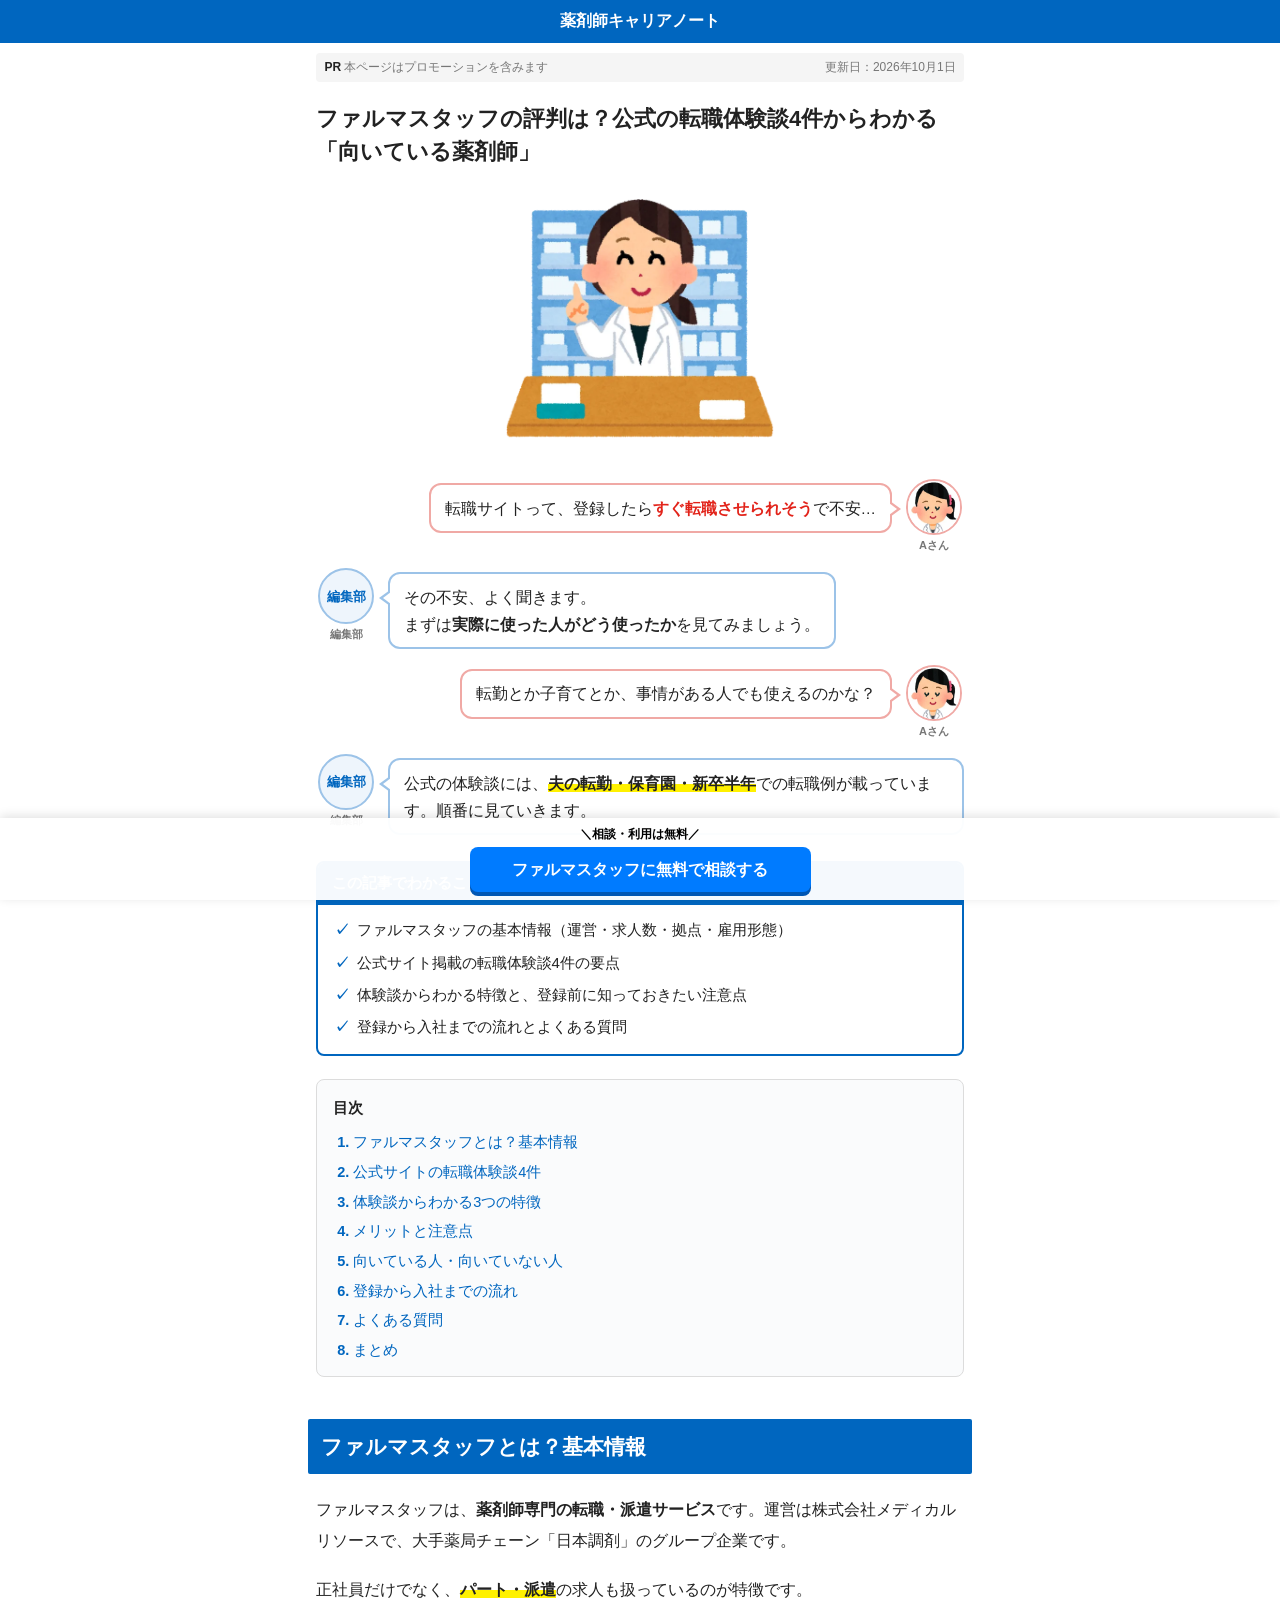
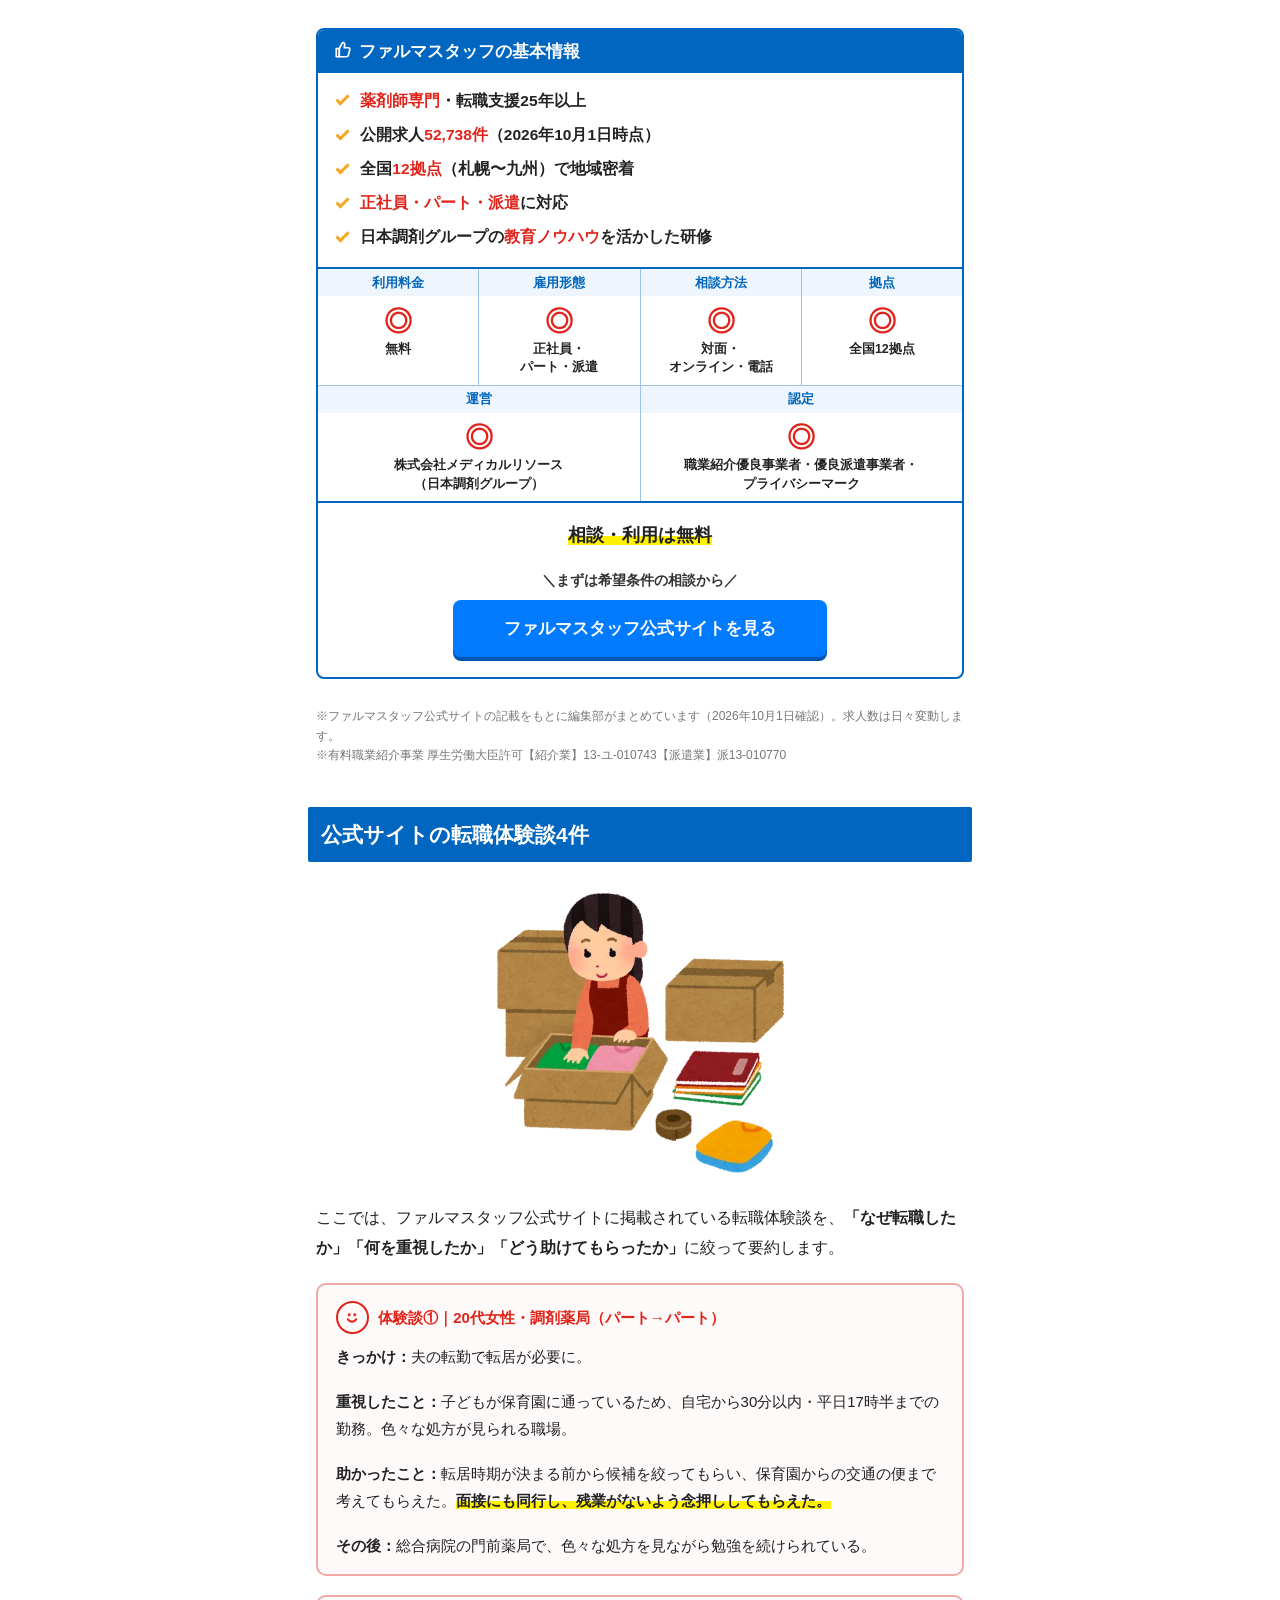
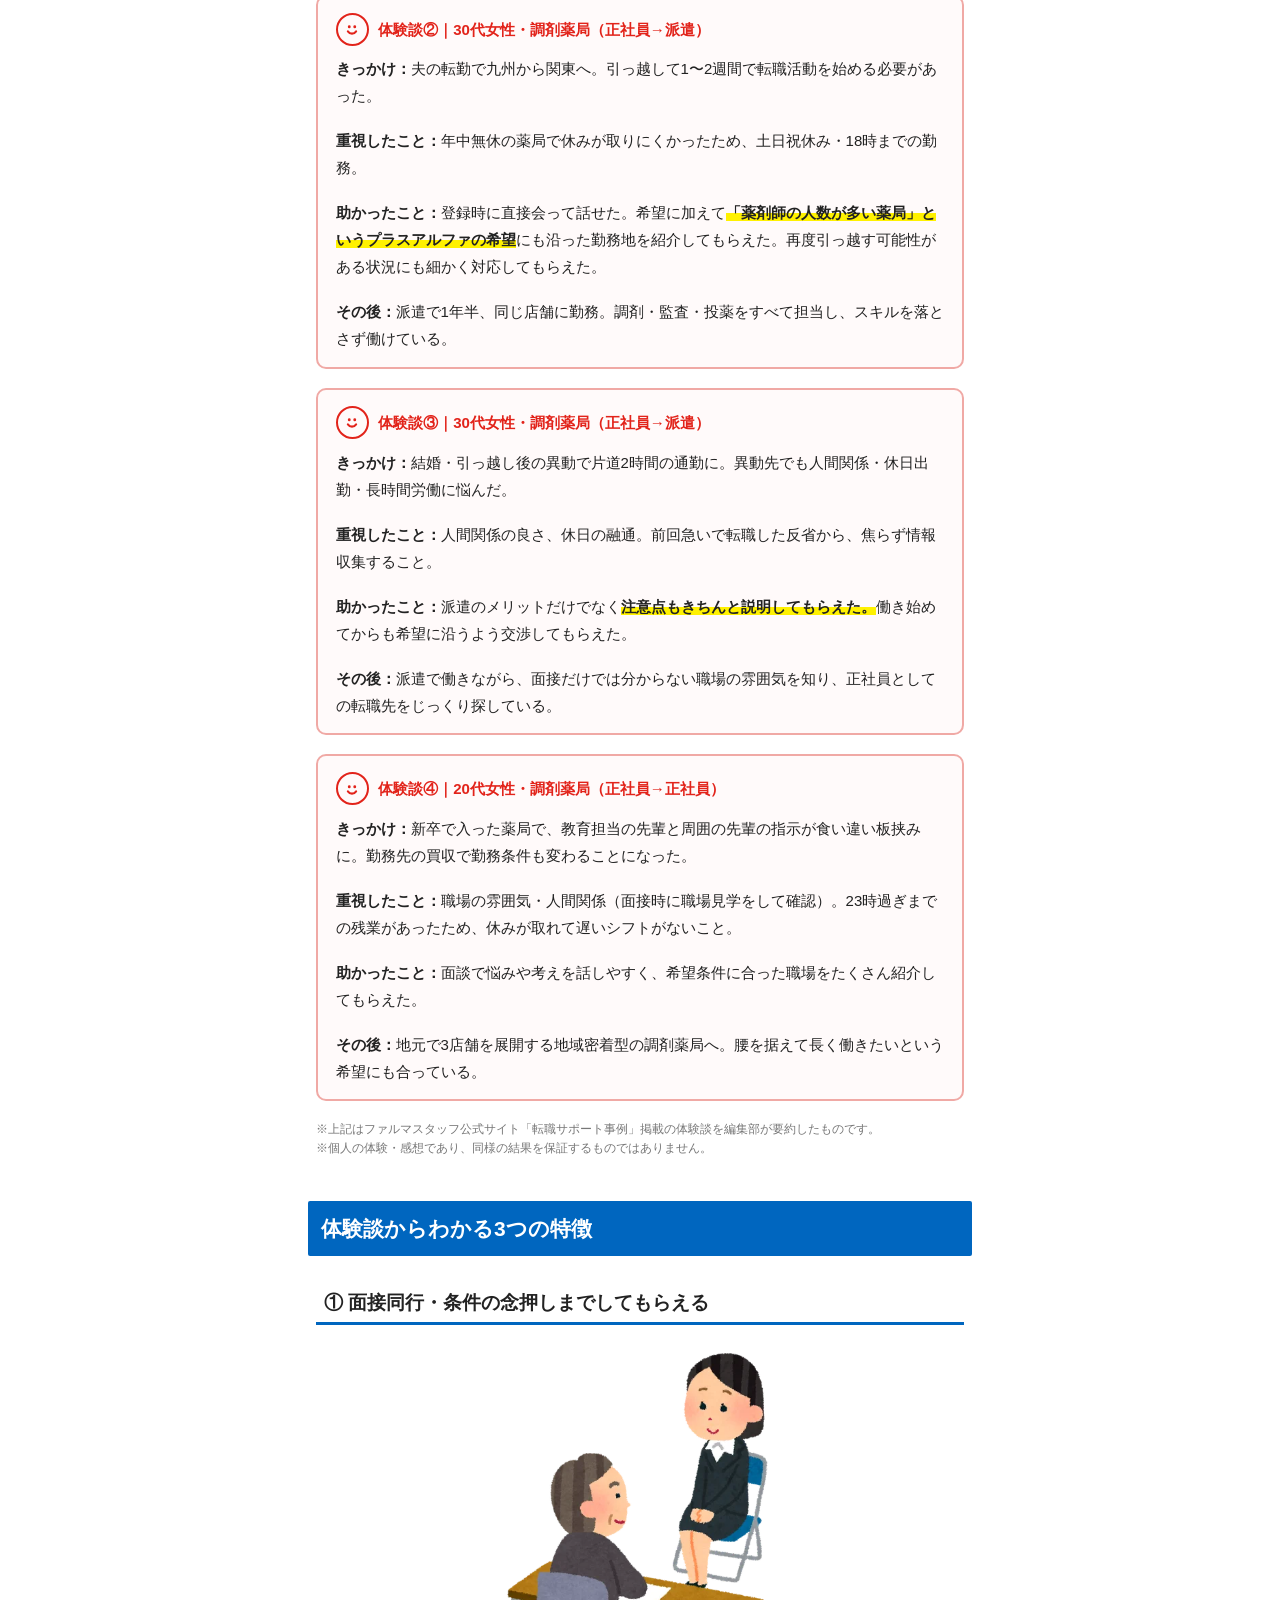
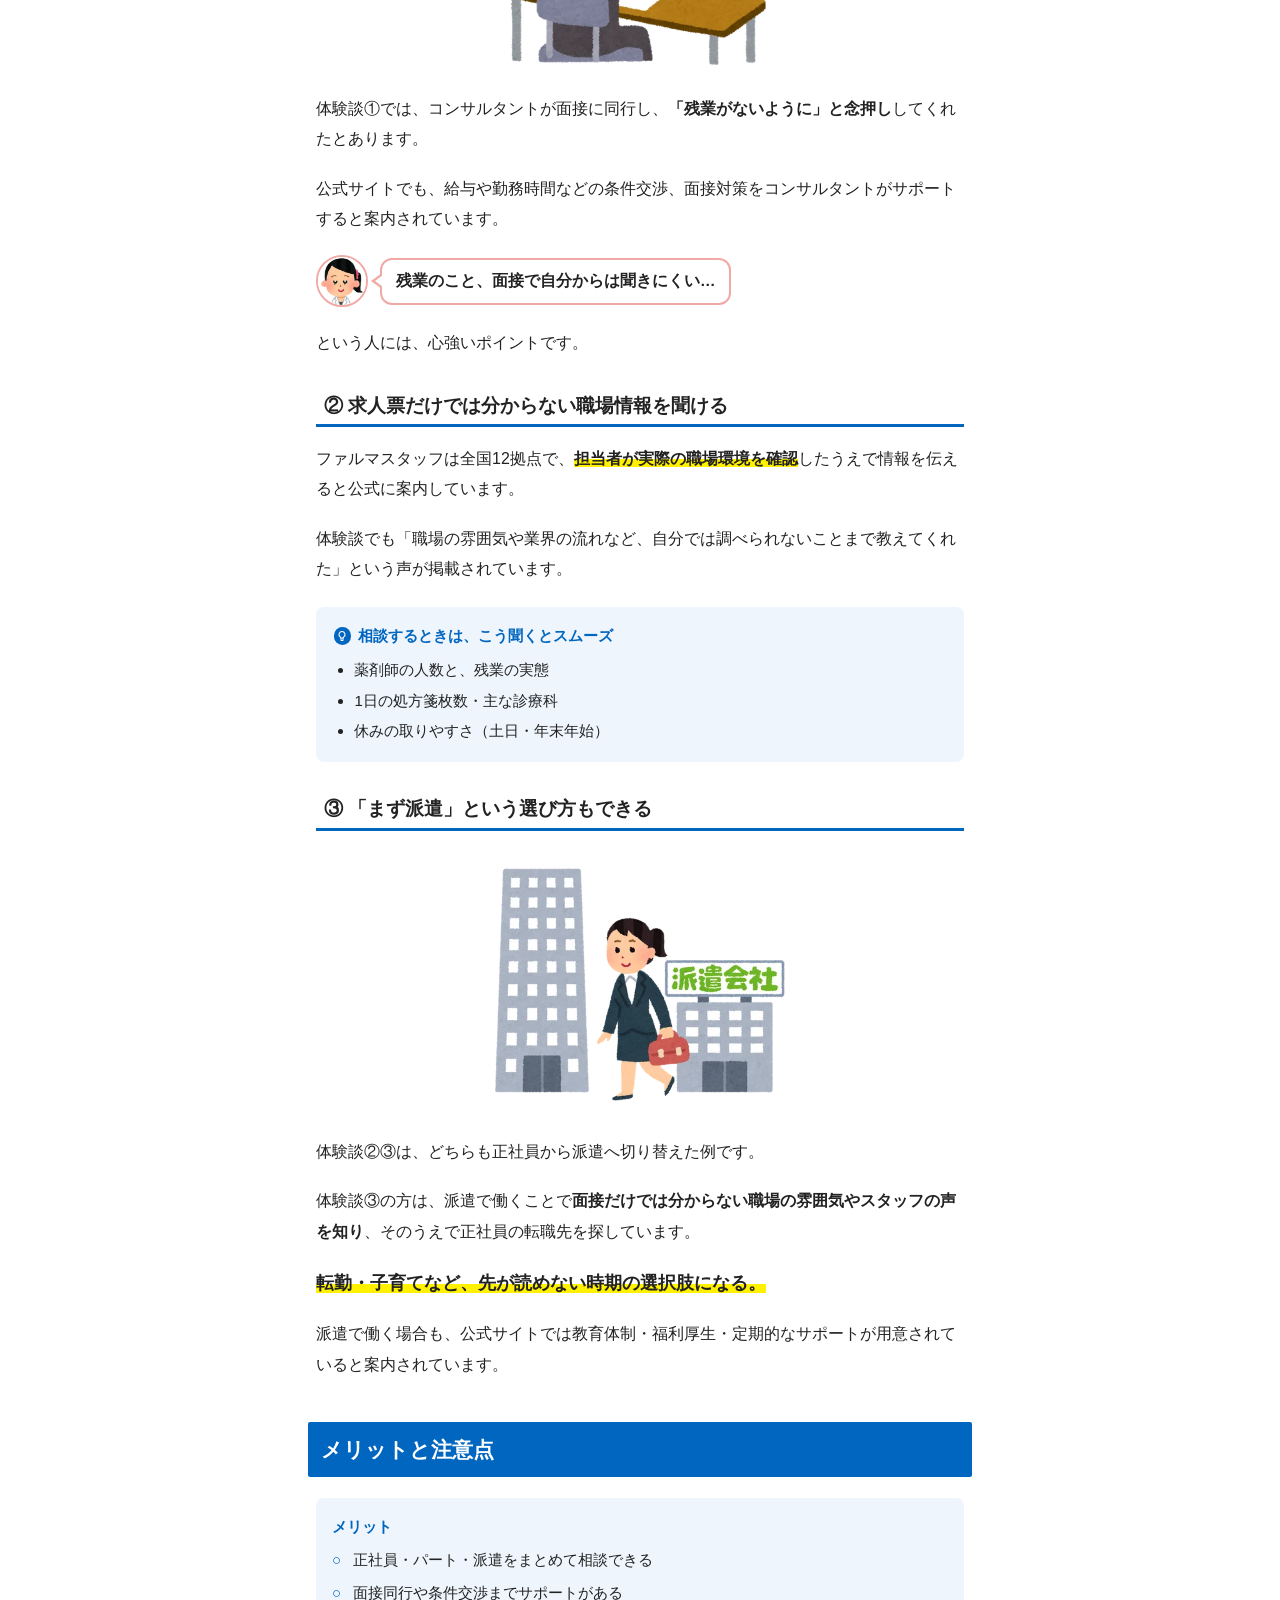
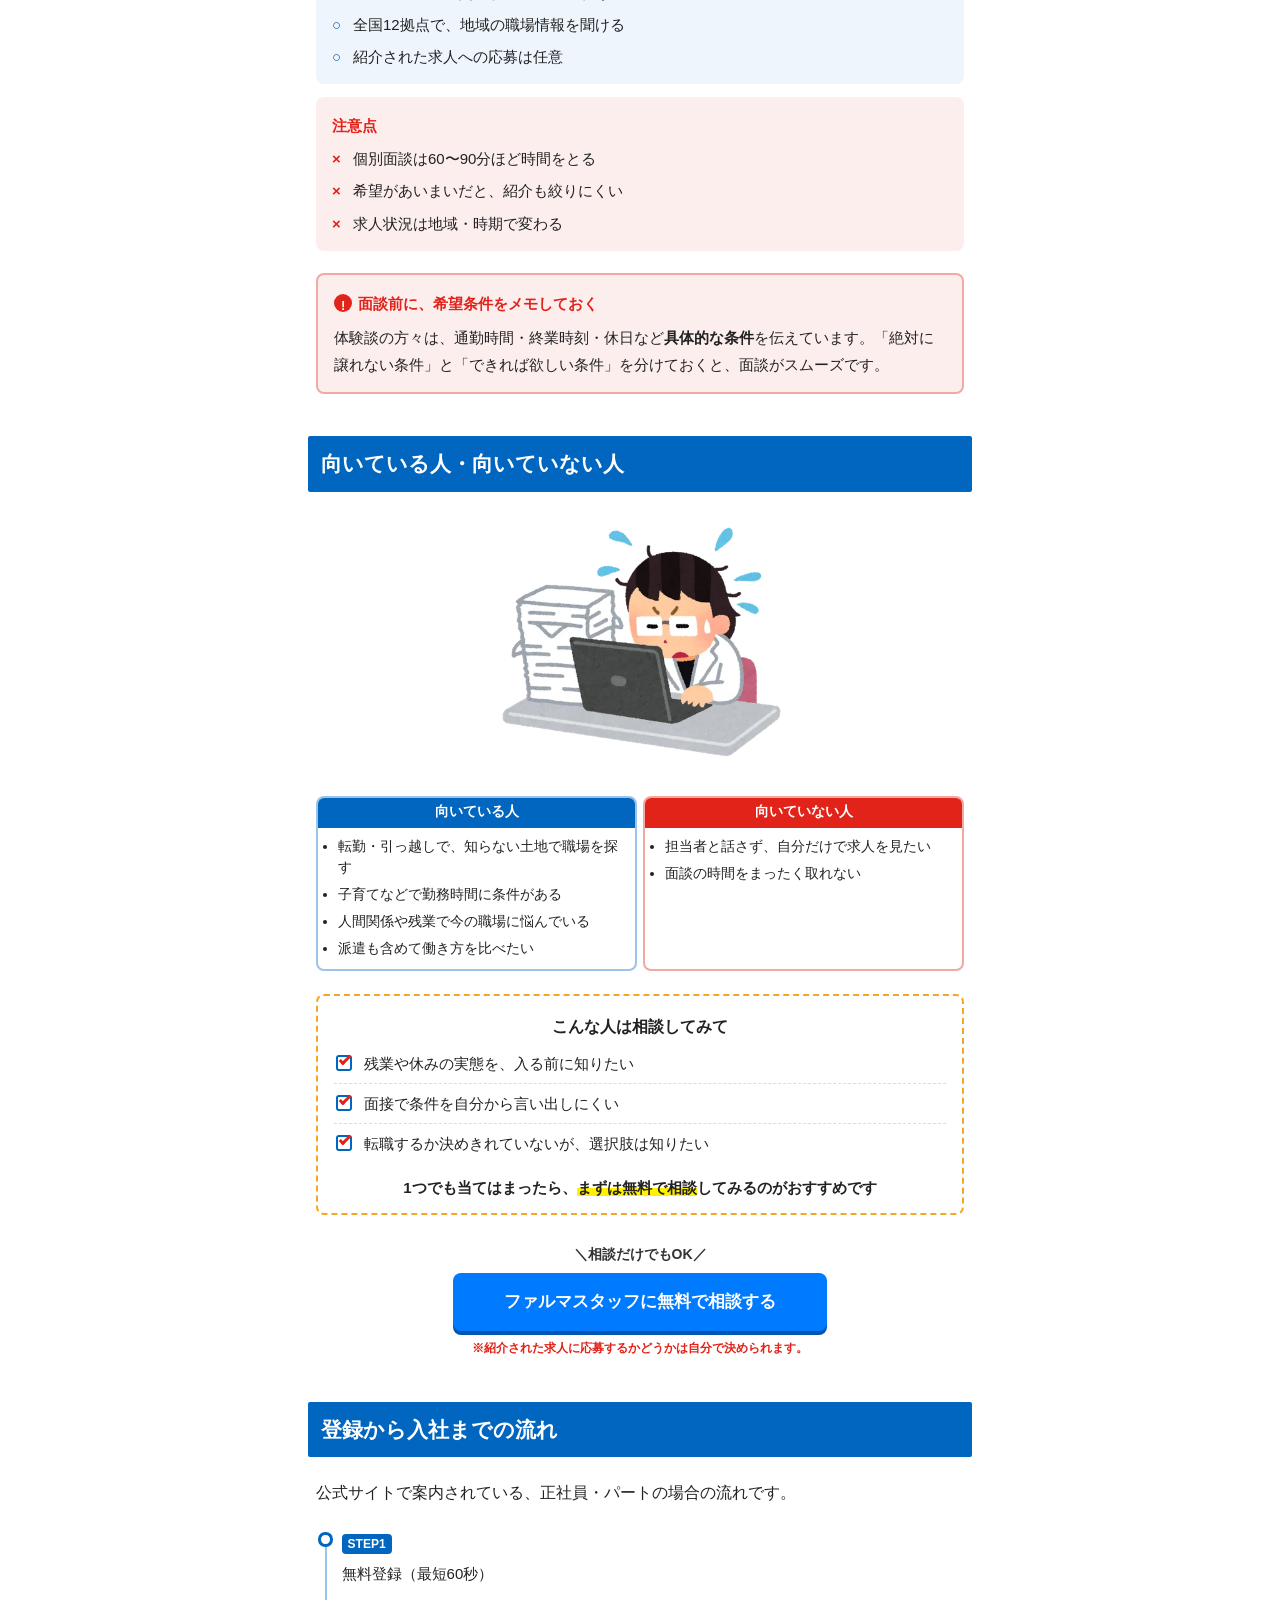
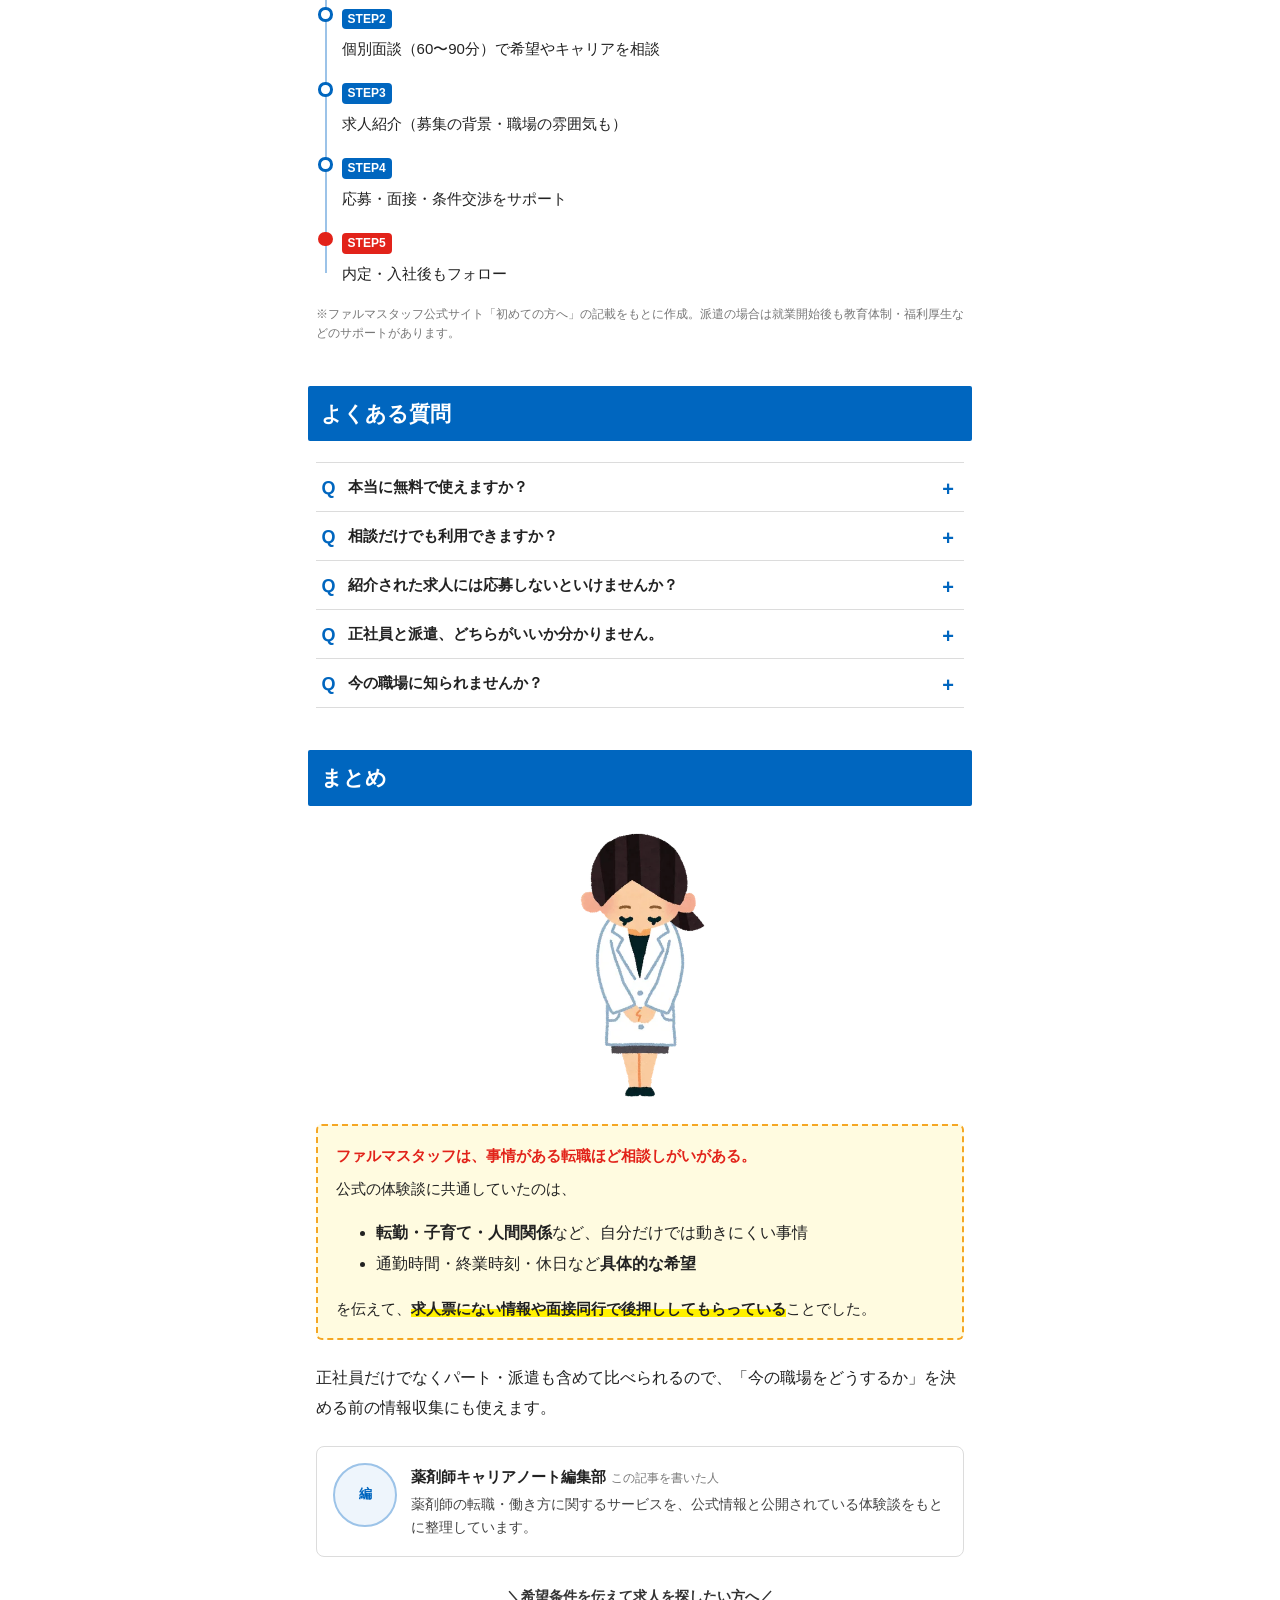
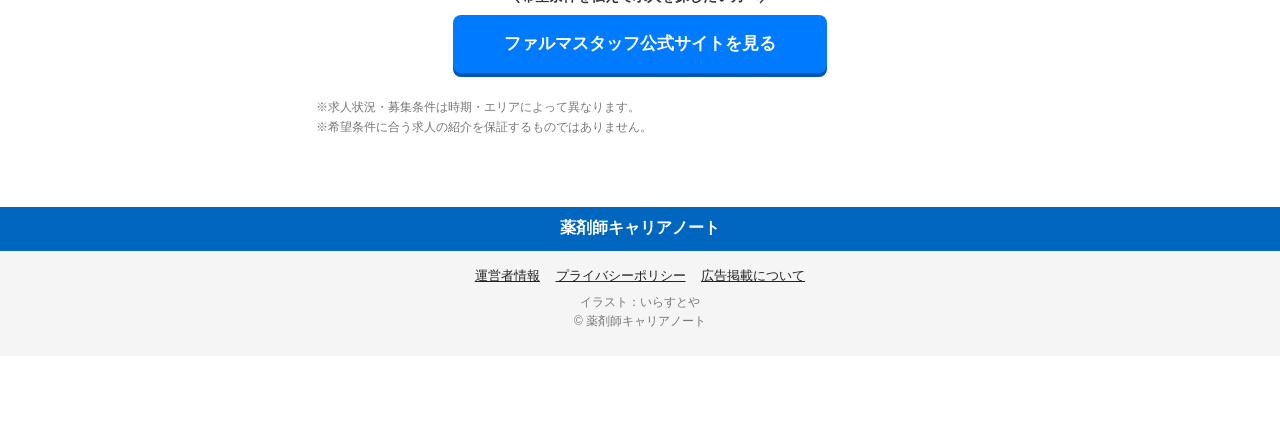
<file: article/index.html>
<!doctype html>
<html lang="ja">
<head>
<meta charset="utf-8">
<meta name="viewport" content="width=device-width, initial-scale=1">
<title>ファルマスタッフの評判は？公式の転職体験談4件からわかる「向いている薬剤師」｜薬剤師キャリアノート</title>
<meta name="description" content="薬剤師の転職・派遣サービス「ファルマスタッフ」について、公式サイトに掲載されている転職体験談4件と公式情報をもとに、特徴・注意点・向いている人・登録から入社までの流れを整理しました。">
<link rel="canonical" href="https://pharma.navolio.net/article/">
<link rel="stylesheet" href="../parts.css">
<link rel="stylesheet" href="../style.css">
<!-- Google tag: pharmacist Google Ads account -->
<script async src="https://www.googletagmanager.com/gtag/js?id=AW-18548248194"></script>
<script>
window.dataLayer = window.dataLayer || [];
function gtag(){dataLayer.push(arguments);}
gtag('set', 'allow_ad_personalization_signals', false);
gtag('js', new Date());
gtag('config', 'AW-18548248194');
</script>
</head>
<body>
<div class="mt-sitebar"><a href="/">薬剤師キャリアノート</a></div>
<div class="mt-wrap">
<article class="mt-body">

  <div class="mt-prbar"><span><b>PR</b> 本ページはプロモーションを含みます</span><span>更新日：2026年10月1日</span></div>

  <h1 class="lp-title">ファルマスタッフの評判は？<span class="lp-nw">公式の転職体験談4件からわかる</span><span class="lp-nw">「向いている薬剤師」</span></h1>

  <figure class="mt-img lp-illust"><img src="../images/eyecatch.webp" alt="薬局のカウンターで笑顔で説明する薬剤師" width="640" height="590" decoding="async"></figure>

  <div class="mt-talk">
    <div class="mt-talk__row mt-talk__row--r"><div class="mt-talk__who"><span class="mt-talk__icon"><img src="../images/icon-a.webp" alt="" width="56" height="56"></span><span class="mt-talk__name">Aさん</span></div><div class="mt-talk__b">転職サイトって、登録したら<span class="mt-red">すぐ転職させられそう</span>で不安…</div></div>
    <div class="mt-talk__row"><div class="mt-talk__who"><span class="mt-talk__icon">編集部</span><span class="mt-talk__name">編集部</span></div><div class="mt-talk__b">その不安、よく聞きます。<br>まずは<b>実際に使った人がどう使ったか</b>を見てみましょう。</div></div>
    <div class="mt-talk__row mt-talk__row--r"><div class="mt-talk__who"><span class="mt-talk__icon"><img src="../images/icon-a.webp" alt="" width="56" height="56"></span><span class="mt-talk__name">Aさん</span></div><div class="mt-talk__b">転勤とか子育てとか、事情がある人でも使えるのかな？</div></div>
    <div class="mt-talk__row"><div class="mt-talk__who"><span class="mt-talk__icon">編集部</span><span class="mt-talk__name">編集部</span></div><div class="mt-talk__b">公式の体験談には、<span class="mt-mark">夫の転勤・保育園・新卒半年</span>での転職例が載っています。順番に見ていきます。</div></div>
  </div>

  <div class="mt-summary"><p class="mt-summary__ttl">この記事でわかること</p><ul>
    <li>ファルマスタッフの基本情報（運営・求人数・拠点・雇用形態）</li>
    <li>公式サイト掲載の転職体験談4件の要点</li>
    <li>体験談からわかる特徴と、登録前に知っておきたい注意点</li>
    <li>登録から入社までの流れとよくある質問</li>
  </ul></div>

  <nav class="mt-toc"><p class="mt-toc__ttl">目次</p><ol>
    <li><a href="#about">ファルマスタッフとは？基本情報</a></li>
    <li><a href="#stories">公式サイトの転職体験談4件</a></li>
    <li><a href="#features">体験談からわかる3つの特徴</a></li>
    <li><a href="#proscons">メリットと注意点</a></li>
    <li><a href="#fit">向いている人・向いていない人</a></li>
    <li><a href="#flow">登録から入社までの流れ</a></li>
    <li><a href="#faq">よくある質問</a></li>
    <li><a href="#summary">まとめ</a></li>
  </ol></nav>

  <!-- 1. 基本情報 -->
  <h2 class="mt-h2" id="about">ファルマスタッフとは？基本情報</h2>
  <p>ファルマスタッフは、<b>薬剤師専門の転職・派遣サービス</b>です。運営は株式会社メディカルリソースで、大手薬局チェーン「日本調剤」のグループ企業です。</p>
  <p>正社員だけでなく、<span class="mt-mark">パート・派遣</span>の求人も扱っているのが特徴です。</p>

  <div class="mt-spec">
    <p class="mt-spec__ttl">ファルマスタッフの基本情報</p>
    <ul class="mt-spec__points">
      <li><em>薬剤師専門</em>・転職支援25年以上</li>
      <li>公開求人<em>52,738件</em>（2026年10月1日時点）</li>
      <li>全国<em>12拠点</em>（札幌〜九州）で地域密着</li>
      <li><em>正社員・パート・派遣</em>に対応</li>
      <li>日本調剤グループの<em>教育ノウハウ</em>を活かした研修</li>
    </ul>
    <dl class="mt-spec__grid">
      <div class="mt-spec__cell"><dt class="mt-spec__k">利用料金</dt><dd class="mt-spec__mark">◎</dd><dd class="mt-spec__v">無料</dd></div>
      <div class="mt-spec__cell"><dt class="mt-spec__k">雇用形態</dt><dd class="mt-spec__mark">◎</dd><dd class="mt-spec__v">正社員・<br>パート・派遣</dd></div>
      <div class="mt-spec__cell"><dt class="mt-spec__k">相談方法</dt><dd class="mt-spec__mark">◎</dd><dd class="mt-spec__v">対面・<br>オンライン・電話</dd></div>
      <div class="mt-spec__cell"><dt class="mt-spec__k">拠点</dt><dd class="mt-spec__mark">◎</dd><dd class="mt-spec__v">全国12拠点</dd></div>
      <div class="mt-spec__cell mt-spec__cell--wide"><dt class="mt-spec__k">運営</dt><dd class="mt-spec__mark">◎</dd><dd class="mt-spec__v">株式会社メディカルリソース<br>（日本調剤グループ）</dd></div>
      <div class="mt-spec__cell mt-spec__cell--wide"><dt class="mt-spec__k">認定</dt><dd class="mt-spec__mark">◎</dd><dd class="mt-spec__v">職業紹介優良事業者・優良派遣事業者・<br>プライバシーマーク</dd></div>
    </dl>
    <p class="mt-oneline"><span>相談・利用は無料</span></p>
    <div class="mt-cta"><p class="mt-cta__micro">＼まずは希望条件の相談から／</p><a class="mt-cta__btn" href="https://www.38-8931.com/" data-cta target="_blank" rel="nofollow noopener noreferrer"><span class="lp-nw">ファルマスタッフ</span><span class="lp-nw">公式サイトを見る</span></a></div>
  </div>
  <p class="mt-small">※ファルマスタッフ公式サイトの記載をもとに編集部がまとめています（2026年10月1日確認）。求人数は日々変動します。<br>※有料職業紹介事業 厚生労働大臣許可【紹介業】13-ユ-010743【派遣業】派13-010770</p>

  <!-- 2. 体験談 -->
  <h2 class="mt-h2" id="stories">公式サイトの転職体験談4件</h2>
  <figure class="mt-img lp-illust"><img src="../images/hikkoshi.webp" alt="引っ越しの荷造りをする女性" width="480" height="480" loading="lazy" decoding="async"></figure>
  <p>ここでは、ファルマスタッフ公式サイトに掲載されている転職体験談を、<b>「なぜ転職したか」「何を重視したか」「どう助けてもらったか」</b>に絞って要約します。</p>

  <div class="mt-review"><div class="mt-review__head"><span class="mt-review__icon" aria-hidden="true"></span><p class="mt-review__who">体験談①｜20代女性・調剤薬局（パート→パート）</p></div>
    <p><b>きっかけ：</b>夫の転勤で転居が必要に。</p>
    <p><b>重視したこと：</b>子どもが保育園に通っているため、自宅から30分以内・平日17時半までの勤務。色々な処方が見られる職場。</p>
    <p><b>助かったこと：</b>転居時期が決まる前から候補を絞ってもらい、保育園からの交通の便まで考えてもらえた。<span class="mt-mark">面接にも同行し、残業がないよう念押ししてもらえた。</span></p>
    <p><b>その後：</b>総合病院の門前薬局で、色々な処方を見ながら勉強を続けられている。</p>
  </div>

  <div class="mt-review"><div class="mt-review__head"><span class="mt-review__icon" aria-hidden="true"></span><p class="mt-review__who">体験談②｜30代女性・調剤薬局（正社員→派遣）</p></div>
    <p><b>きっかけ：</b>夫の転勤で九州から関東へ。引っ越して1〜2週間で転職活動を始める必要があった。</p>
    <p><b>重視したこと：</b>年中無休の薬局で休みが取りにくかったため、土日祝休み・18時までの勤務。</p>
    <p><b>助かったこと：</b>登録時に直接会って話せた。希望に加えて<span class="mt-mark">「薬剤師の人数が多い薬局」というプラスアルファの希望</span>にも沿った勤務地を紹介してもらえた。再度引っ越す可能性がある状況にも細かく対応してもらえた。</p>
    <p><b>その後：</b>派遣で1年半、同じ店舗に勤務。調剤・監査・投薬をすべて担当し、スキルを落とさず働けている。</p>
  </div>

  <div class="mt-review"><div class="mt-review__head"><span class="mt-review__icon" aria-hidden="true"></span><p class="mt-review__who">体験談③｜30代女性・調剤薬局（正社員→派遣）</p></div>
    <p><b>きっかけ：</b>結婚・引っ越し後の異動で片道2時間の通勤に。異動先でも人間関係・休日出勤・長時間労働に悩んだ。</p>
    <p><b>重視したこと：</b>人間関係の良さ、休日の融通。前回急いで転職した反省から、焦らず情報収集すること。</p>
    <p><b>助かったこと：</b>派遣のメリットだけでなく<span class="mt-mark">注意点もきちんと説明してもらえた。</span>働き始めてからも希望に沿うよう交渉してもらえた。</p>
    <p><b>その後：</b>派遣で働きながら、面接だけでは分からない職場の雰囲気を知り、正社員としての転職先をじっくり探している。</p>
  </div>

  <div class="mt-review"><div class="mt-review__head"><span class="mt-review__icon" aria-hidden="true"></span><p class="mt-review__who">体験談④｜20代女性・調剤薬局（正社員→正社員）</p></div>
    <p><b>きっかけ：</b>新卒で入った薬局で、教育担当の先輩と周囲の先輩の指示が食い違い板挟みに。勤務先の買収で勤務条件も変わることになった。</p>
    <p><b>重視したこと：</b>職場の雰囲気・人間関係（面接時に職場見学をして確認）。23時過ぎまでの残業があったため、休みが取れて遅いシフトがないこと。</p>
    <p><b>助かったこと：</b>面談で悩みや考えを話しやすく、希望条件に合った職場をたくさん紹介してもらえた。</p>
    <p><b>その後：</b>地元で3店舗を展開する地域密着型の調剤薬局へ。腰を据えて長く働きたいという希望にも合っている。</p>
  </div>

  <p class="mt-small">※上記はファルマスタッフ公式サイト「転職サポート事例」掲載の体験談を編集部が要約したものです。<br>※個人の体験・感想であり、同様の結果を保証するものではありません。</p>

  <!-- 3. 特徴 -->
  <h2 class="mt-h2" id="features">体験談からわかる3つの特徴</h2>

  <h3 class="mt-h3">① 面接同行・条件の念押しまでしてもらえる</h3>
  <figure class="mt-img lp-illust"><img src="../images/mensetsu.webp" alt="面接を受ける女性" width="440" height="488" loading="lazy" decoding="async"></figure>
  <p>体験談①では、コンサルタントが面接に同行し、<b>「残業がないように」と念押し</b>してくれたとあります。</p>
  <p>公式サイトでも、給与や勤務時間などの条件交渉、面接対策をコンサルタントがサポートすると案内されています。</p>
  <div class="mt-say"><span class="mt-say__icon"><img src="../images/icon-a.webp" alt="" width="52" height="52"></span><p class="mt-say__b">残業のこと、面接で自分からは聞きにくい…</p></div>
  <p>という人には、心強いポイントです。</p>

  <h3 class="mt-h3">② 求人票だけでは分からない職場情報を聞ける</h3>
  <p>ファルマスタッフは全国12拠点で、<span class="mt-mark">担当者が実際の職場環境を確認</span>したうえで情報を伝えると公式に案内しています。</p>
  <p>体験談でも「職場の雰囲気や業界の流れなど、自分では調べられないことまで教えてくれた」という声が掲載されています。</p>
  <div class="mt-info mt-info--tip"><p class="mt-info__ttl">相談するときは、こう聞くとスムーズ</p><ul>
    <li>薬剤師の人数と、残業の実態</li>
    <li>1日の処方箋枚数・主な診療科</li>
    <li>休みの取りやすさ（土日・年末年始）</li>
  </ul></div>

  <h3 class="mt-h3">③ 「まず派遣」という選び方もできる</h3>
  <figure class="mt-img lp-illust"><img src="../images/haken.webp" alt="派遣会社へ向かう女性" width="480" height="432" loading="lazy" decoding="async"></figure>
  <p>体験談②③は、どちらも正社員から派遣へ切り替えた例です。</p>
  <p>体験談③の方は、派遣で働くことで<b>面接だけでは分からない職場の雰囲気やスタッフの声を知り</b>、そのうえで正社員の転職先を探しています。</p>
  <p class="mt-oneline"><span>転勤・子育てなど、先が読めない時期の選択肢になる。</span></p>
  <p>派遣で働く場合も、公式サイトでは教育体制・福利厚生・定期的なサポートが用意されていると案内されています。</p>

  <!-- 4. メリット・注意点 -->
  <h2 class="mt-h2" id="proscons">メリットと注意点</h2>
  <div class="mt-proscons">
    <div class="mt-proscons__box"><p class="mt-proscons__ttl">メリット</p><ul>
      <li>正社員・パート・派遣をまとめて相談できる</li>
      <li>面接同行や条件交渉までサポートがある</li>
      <li>全国12拠点で、地域の職場情報を聞ける</li>
      <li>紹介された求人への応募は任意</li>
    </ul></div>
    <div class="mt-proscons__box mt-proscons__box--con"><p class="mt-proscons__ttl">注意点</p><ul>
      <li>個別面談は60〜90分ほど時間をとる</li>
      <li>希望があいまいだと、紹介も絞りにくい</li>
      <li>求人状況は地域・時期で変わる</li>
    </ul></div>
  </div>
  <div class="mt-caution"><p class="mt-caution__ttl">面談前に、希望条件をメモしておく</p><p>体験談の方々は、通勤時間・終業時刻・休日など<b>具体的な条件</b>を伝えています。「絶対に譲れない条件」と「できれば欲しい条件」を分けておくと、面談がスムーズです。</p></div>

  <!-- 5. 向いている人 -->
  <h2 class="mt-h2" id="fit">向いている人・向いていない人</h2>
  <figure class="mt-img lp-illust"><img src="../images/isogashii.webp" alt="書類の山を前に忙しく働く白衣の女性" width="480" height="422" loading="lazy" decoding="async"></figure>
  <div class="mt-fit">
    <div class="mt-fit__col"><p class="mt-fit__ttl">向いている人</p><ul>
      <li>転勤・引っ越しで、知らない土地で職場を探す</li>
      <li>子育てなどで勤務時間に条件がある</li>
      <li>人間関係や残業で今の職場に悩んでいる</li>
      <li>派遣も含めて働き方を比べたい</li>
    </ul></div>
    <div class="mt-fit__col mt-fit__col--ng"><p class="mt-fit__ttl">向いていない人</p><ul>
      <li>担当者と話さず、自分だけで求人を見たい</li>
      <li>面談の時間をまったく取れない</li>
    </ul></div>
  </div>

  <div class="mt-check"><p class="mt-check__ttl">こんな人は相談してみて</p><ul>
    <li>残業や休みの実態を、入る前に知りたい</li>
    <li>面接で条件を自分から言い出しにくい</li>
    <li>転職するか決めきれていないが、選択肢は知りたい</li>
  </ul><p class="mt-check__foot">1つでも当てはまったら、<span class="mt-mark">まずは無料で相談</span>してみるのがおすすめです</p></div>

  <div class="mt-cta" id="cta-early">
    <p class="mt-cta__micro">＼<span class="lp-nw">相談だけでもOK／</span></p>
    <a class="mt-cta__btn" href="https://www.38-8931.com/" data-cta target="_blank" rel="nofollow noopener noreferrer">ファルマスタッフに無料で相談する</a>
    <p class="mt-cta__note">※紹介された求人に応募するかどうかは自分で決められます。</p>
  </div>

  <!-- 6. 流れ -->
  <h2 class="mt-h2" id="flow">登録から入社までの流れ</h2>
  <p>公式サイトで案内されている、正社員・パートの場合の流れです。</p>
  <ol class="mt-timeline">
    <li><span class="mt-timeline__when">STEP1</span><span class="mt-timeline__what">無料登録（最短60秒）</span></li>
    <li><span class="mt-timeline__when">STEP2</span><span class="mt-timeline__what">個別面談（60〜90分）で希望やキャリアを相談</span></li>
    <li><span class="mt-timeline__when">STEP3</span><span class="mt-timeline__what">求人紹介（募集の背景・職場の雰囲気も）</span></li>
    <li><span class="mt-timeline__when">STEP4</span><span class="mt-timeline__what">応募・面接・条件交渉をサポート</span></li>
    <li class="is-goal"><span class="mt-timeline__when">STEP5</span><span class="mt-timeline__what">内定・入社後もフォロー</span></li>
  </ol>
  <p class="mt-small">※ファルマスタッフ公式サイト「初めての方へ」の記載をもとに作成。派遣の場合は就業開始後も教育体制・福利厚生などのサポートがあります。</p>

  <!-- 7. FAQ -->
  <h2 class="mt-h2" id="faq">よくある質問</h2>
  <div class="mt-faq">
    <details><summary>本当に無料で使えますか？</summary><p class="mt-faq__a">はい。公式サイトによると、サービスはすべて無料で、紹介先の企業から受け取る手数料で運営されています。</p></details>
    <details><summary>相談だけでも利用できますか？</summary><p class="mt-faq__a">公式サイトでは、相談のみの利用も歓迎と案内されています。転職するか迷っている段階でも相談できます。</p></details>
    <details><summary>紹介された求人には応募しないといけませんか？</summary><p class="mt-faq__a">応募は任意です。条件に合わなければ断ることができます。</p></details>
    <details><summary>正社員と派遣、どちらがいいか分かりません。</summary><p class="mt-faq__a">体験談②③のように、事情に合わせて派遣を選ぶ人もいます。面談で今の状況を伝え、両方の働き方を比べてから決めるのがおすすめです。</p></details>
    <details><summary>今の職場に知られませんか？</summary><p class="mt-faq__a">公式サイトでは、個人情報が漏れることはないと案内されています。プライバシーマークも取得しています。</p></details>
  </div>

  <!-- 8. まとめ -->
  <h2 class="mt-h2" id="summary">まとめ</h2>
  <figure class="mt-img lp-illust lp-illust--sm"><img src="../images/ojigi.webp" alt="お辞儀をする薬剤師" width="360" height="496" loading="lazy" decoding="async"></figure>
  <div class="mt-conclusion">
    <p class="mt-conclusion__ttl">ファルマスタッフは、<span class="lp-nw">事情がある転職ほど</span><span class="lp-nw">相談しがいがある。</span></p>
    <p>公式の体験談に共通していたのは、</p>
    <ul>
      <li><b>転勤・子育て・人間関係</b>など、自分だけでは動きにくい事情</li>
      <li>通勤時間・終業時刻・休日など<b>具体的な希望</b></li>
    </ul>
    <p>を伝えて、<span class="mt-mark">求人票にない情報や面接同行で後押ししてもらっている</span>ことでした。</p>
  </div>
  <p>正社員だけでなくパート・派遣も含めて比べられるので、「今の職場をどうするか」を決める前の情報収集にも使えます。</p>

  <div class="mt-author"><span class="mt-author__icon">編</span><div><p class="mt-author__name">薬剤師キャリアノート編集部<small>この記事を書いた人</small></p><p class="mt-author__txt">薬剤師の転職・働き方に関するサービスを、公式情報と公開されている体験談をもとに整理しています。</p></div></div>

  <div class="mt-cta">
    <p class="mt-cta__micro">＼<span class="lp-nw">希望条件を伝えて</span><span class="lp-nw">求人を探したい方へ／</span></p>
    <a class="mt-cta__btn" href="https://www.38-8931.com/" data-cta target="_blank" rel="nofollow noopener noreferrer">ファルマスタッフ公式サイトを見る</a>
  </div>
  <p class="mt-small">※求人状況・募集条件は時期・エリアによって異なります。<br>※希望条件に合う求人の紹介を保証するものではありません。</p>

</article>
</div>
<div class="mt-sitebar mt-sitebar--foot"><a href="/">薬剤師キャリアノート</a></div>
<footer class="site-foot">
  <nav><a href="/operator/">運営者情報</a><a href="/privacy/">プライバシーポリシー</a><a href="/disclosure/">広告掲載について</a></nav>
  <small>イラスト：いらすとや</small><br><small>© 薬剤師キャリアノート</small>
</footer>

<div class="mt-sticky"><p class="mt-sticky__micro">＼相談・利用は無料／</p><div class="mt-cta"><a class="mt-cta__btn" href="https://www.38-8931.com/" data-cta target="_blank" rel="nofollow noopener noreferrer">ファルマスタッフに無料で相談する</a></div></div>

<script>
  /* 提携前のため公式サイトへ直接リンク。提携後は承認済みURLへ変更する。 */
  var CTA_URL = "https://www.38-8931.com/";
  document.querySelectorAll("[data-cta]").forEach(function (a) { a.href = CTA_URL; });
</script>
<script>
(function () {
  var s = document.querySelector('.mt-sticky'), t = document.querySelector('#cta-early');
  if (!s || !t || !('IntersectionObserver' in window)) { if (s) s.classList.add('is-show'); return; }
  new IntersectionObserver(function (e) {
    s.classList.toggle('is-show', !e[0].isIntersecting && e[0].boundingClientRect.top < 0);
  }).observe(t);
})();
</script>
</body>
</html>
</file>
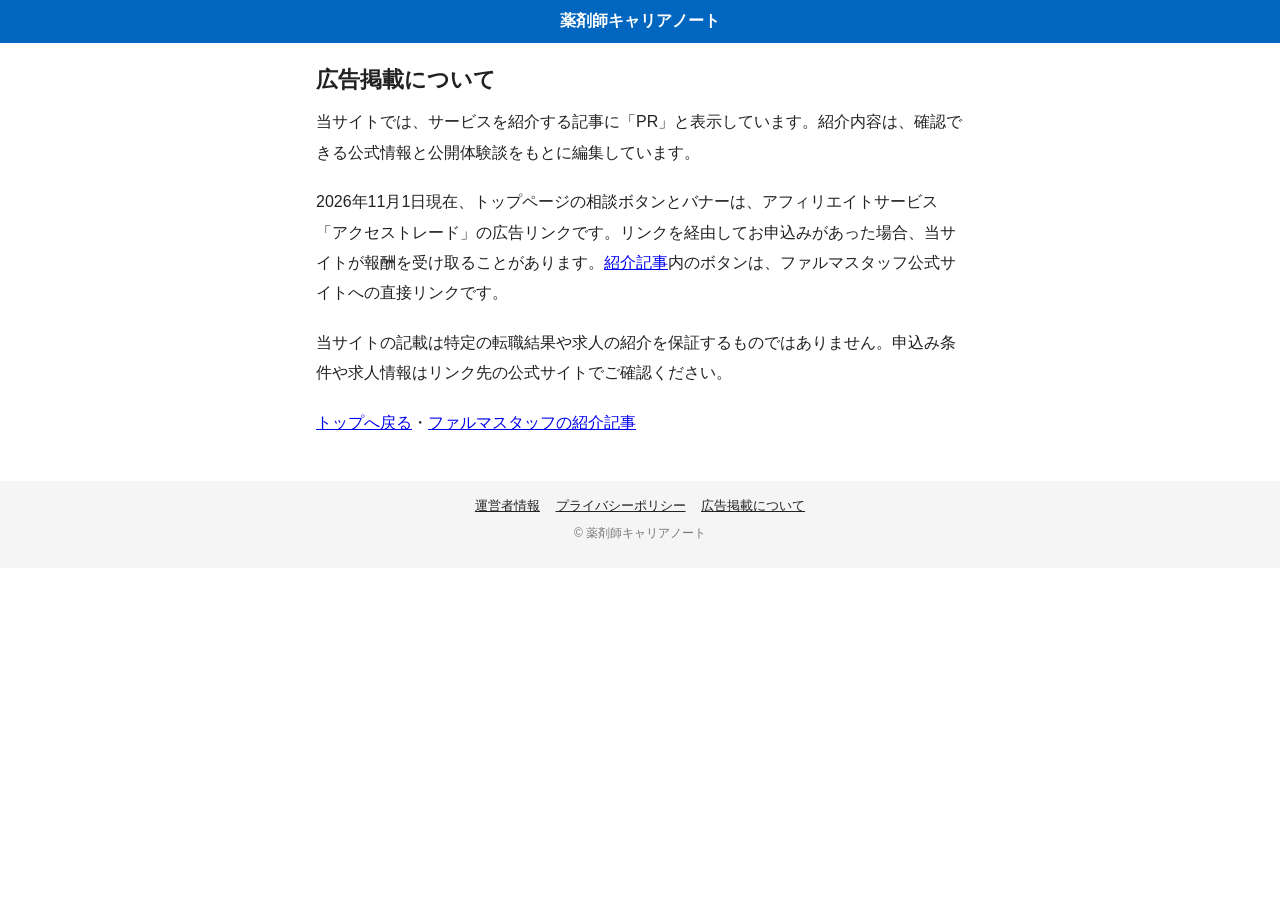
<file: disclosure/index.html>
<!doctype html>
<html lang="ja">
<head>
<meta charset="utf-8">
<meta name="viewport" content="width=device-width, initial-scale=1">
<title>広告掲載について｜薬剤師キャリアノート</title>
<meta name="description" content="薬剤師キャリアノートの広告・PR表示について。">
<link rel="canonical" href="https://pharma.navolio.net/disclosure/">
<link rel="stylesheet" href="../parts.css">
<link rel="stylesheet" href="../style.css">
<!-- Google tag: pharmacist Google Ads account -->
<script async src="https://www.googletagmanager.com/gtag/js?id=AW-18548248194"></script>
<script>
window.dataLayer = window.dataLayer || [];
function gtag(){dataLayer.push(arguments);}
gtag('set', 'allow_ad_personalization_signals', false);
gtag('js', new Date());
gtag('config', 'AW-18548248194');
</script>
</head>
<body>
<div class="mt-sitebar"><a href="/">薬剤師キャリアノート</a></div>
<main class="mt-wrap mt-body">
  <h1 class="lp-title">広告掲載について</h1>
  <p>当サイトでは、サービスを紹介する記事に「PR」と表示しています。紹介内容は、確認できる公式情報と公開体験談をもとに編集しています。</p>
  <p>2026年11月1日現在、トップページの相談ボタンとバナーは、アフィリエイトサービス「アクセストレード」の広告リンクです。リンクを経由してお申込みがあった場合、当サイトが報酬を受け取ることがあります。<a href="/article/">紹介記事</a>内のボタンは、ファルマスタッフ公式サイトへの直接リンクです。</p>
  <p>当サイトの記載は特定の転職結果や求人の紹介を保証するものではありません。申込み条件や求人情報はリンク先の公式サイトでご確認ください。</p>
  <p><a href="/">トップへ戻る</a>・<a href="/article/">ファルマスタッフの紹介記事</a></p>
</main>
<footer class="site-foot"><nav><a href="/operator/">運営者情報</a><a href="/privacy/">プライバシーポリシー</a><a href="/disclosure/">広告掲載について</a></nav><small>© 薬剤師キャリアノート</small></footer>
</body>
</html>
</file>
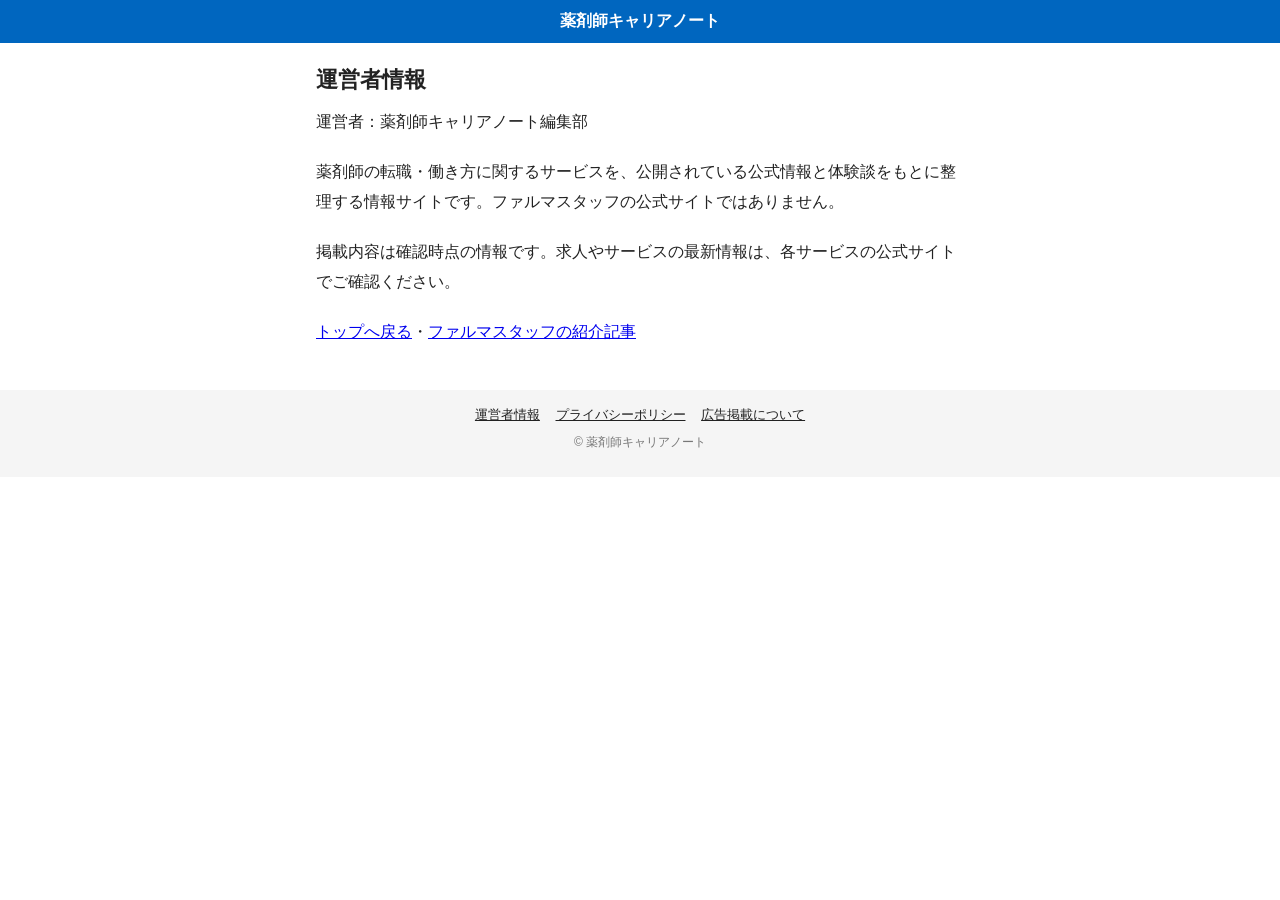
<file: operator/index.html>
<!doctype html>
<html lang="ja">
<head>
<meta charset="utf-8">
<meta name="viewport" content="width=device-width, initial-scale=1">
<title>運営者情報｜薬剤師キャリアノート</title>
<meta name="description" content="薬剤師キャリアノートの運営者情報です。">
<link rel="canonical" href="https://pharma.navolio.net/operator/">
<link rel="stylesheet" href="../parts.css">
<link rel="stylesheet" href="../style.css">
<!-- Google tag: pharmacist Google Ads account -->
<script async src="https://www.googletagmanager.com/gtag/js?id=AW-18548248194"></script>
<script>
window.dataLayer = window.dataLayer || [];
function gtag(){dataLayer.push(arguments);}
gtag('set', 'allow_ad_personalization_signals', false);
gtag('js', new Date());
gtag('config', 'AW-18548248194');
</script>
</head>
<body>
<div class="mt-sitebar"><a href="/">薬剤師キャリアノート</a></div>
<main class="mt-wrap mt-body">
  <h1 class="lp-title">運営者情報</h1>
  <p>運営者：薬剤師キャリアノート編集部</p>
  <p>薬剤師の転職・働き方に関するサービスを、公開されている公式情報と体験談をもとに整理する情報サイトです。ファルマスタッフの公式サイトではありません。</p>
  <p>掲載内容は確認時点の情報です。求人やサービスの最新情報は、各サービスの公式サイトでご確認ください。</p>
  <p><a href="/">トップへ戻る</a>・<a href="/article/">ファルマスタッフの紹介記事</a></p>
</main>
<footer class="site-foot"><nav><a href="/operator/">運営者情報</a><a href="/privacy/">プライバシーポリシー</a><a href="/disclosure/">広告掲載について</a></nav><small>© 薬剤師キャリアノート</small></footer>
</body>
</html>
</file>
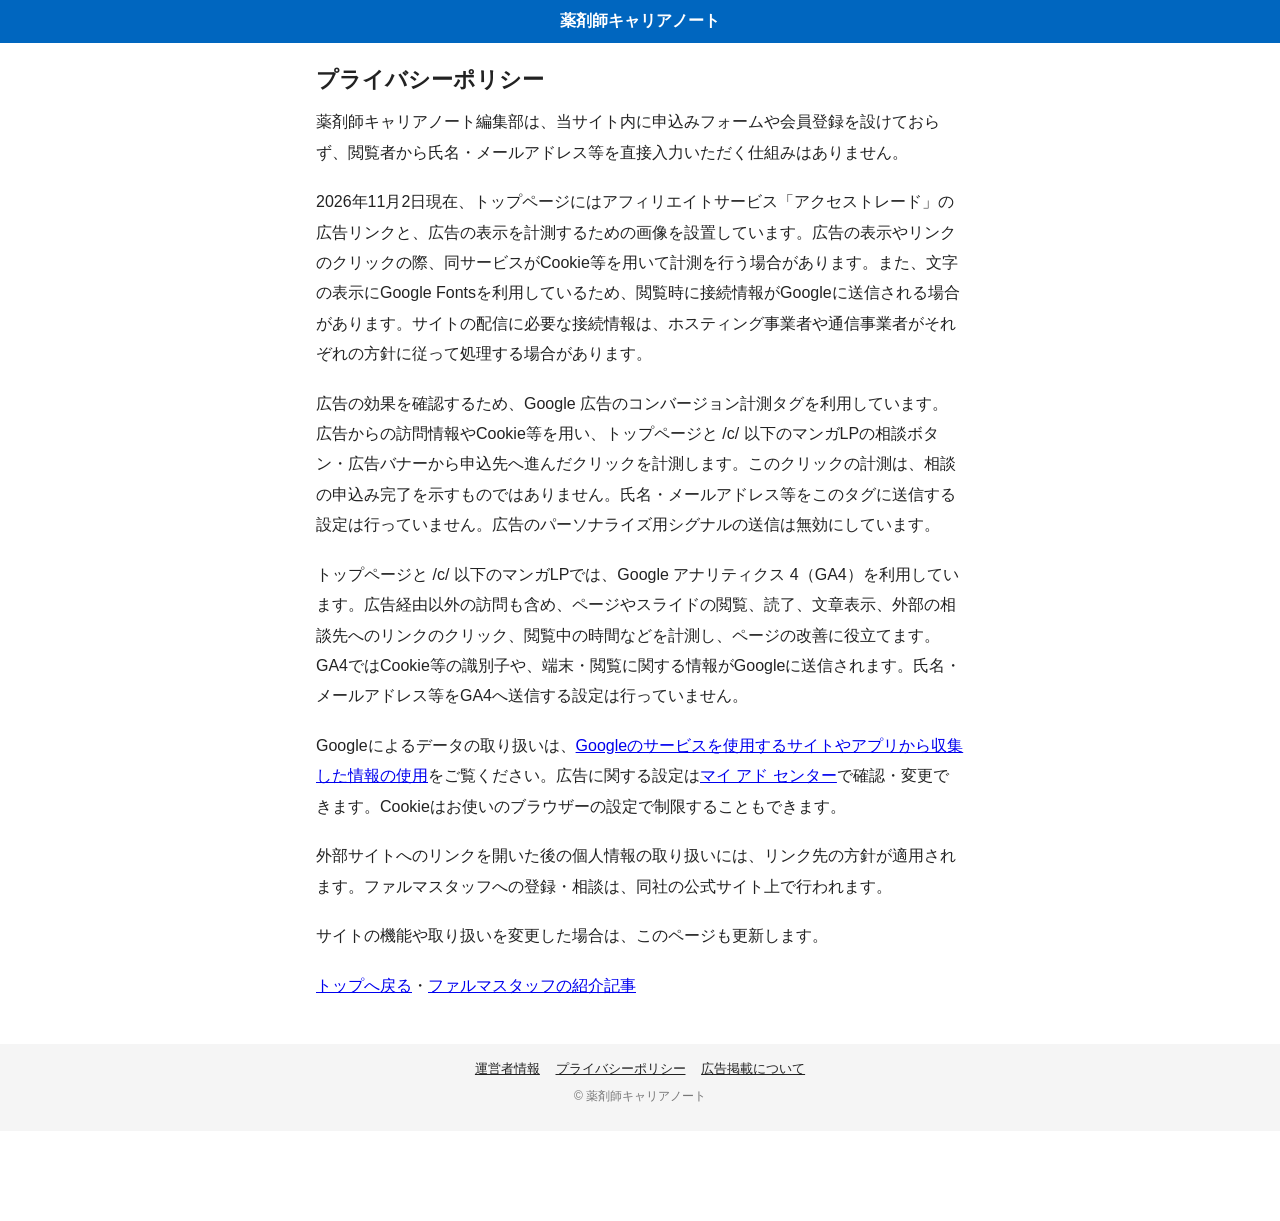
<file: privacy/index.html>
<!doctype html>
<html lang="ja">
<head>
<meta charset="utf-8">
<meta name="viewport" content="width=device-width, initial-scale=1">
<title>プライバシーポリシー｜薬剤師キャリアノート</title>
<meta name="description" content="薬剤師キャリアノートにおける個人情報の取り扱いについて。">
<link rel="canonical" href="https://pharma.navolio.net/privacy/">
<link rel="stylesheet" href="../parts.css">
<link rel="stylesheet" href="../style.css">
<!-- Google tag: pharmacist Google Ads account -->
<script async src="https://www.googletagmanager.com/gtag/js?id=AW-18548248194"></script>
<script>
window.dataLayer = window.dataLayer || [];
function gtag(){dataLayer.push(arguments);}
gtag('set', 'allow_ad_personalization_signals', false);
gtag('js', new Date());
gtag('config', 'AW-18548248194');
</script>
</head>
<body>
<div class="mt-sitebar"><a href="/">薬剤師キャリアノート</a></div>
<main class="mt-wrap mt-body">
  <h1 class="lp-title">プライバシーポリシー</h1>
  <p>薬剤師キャリアノート編集部は、当サイト内に申込みフォームや会員登録を設けておらず、閲覧者から氏名・メールアドレス等を直接入力いただく仕組みはありません。</p>
  <p>2026年11月2日現在、トップページにはアフィリエイトサービス「アクセストレード」の広告リンクと、広告の表示を計測するための画像を設置しています。広告の表示やリンクのクリックの際、同サービスがCookie等を用いて計測を行う場合があります。また、文字の表示にGoogle Fontsを利用しているため、閲覧時に接続情報がGoogleに送信される場合があります。サイトの配信に必要な接続情報は、ホスティング事業者や通信事業者がそれぞれの方針に従って処理する場合があります。</p>
  <p>広告の効果を確認するため、Google 広告のコンバージョン計測タグを利用しています。広告からの訪問情報やCookie等を用い、トップページと /c/ 以下のマンガLPの相談ボタン・広告バナーから申込先へ進んだクリックを計測します。このクリックの計測は、相談の申込み完了を示すものではありません。氏名・メールアドレス等をこのタグに送信する設定は行っていません。広告のパーソナライズ用シグナルの送信は無効にしています。</p>
  <p>トップページと /c/ 以下のマンガLPでは、Google アナリティクス 4（GA4）を利用しています。広告経由以外の訪問も含め、ページやスライドの閲覧、読了、文章表示、外部の相談先へのリンクのクリック、閲覧中の時間などを計測し、ページの改善に役立てます。GA4ではCookie等の識別子や、端末・閲覧に関する情報がGoogleに送信されます。氏名・メールアドレス等をGA4へ送信する設定は行っていません。</p>
  <p>Googleによるデータの取り扱いは、<a href="https://policies.google.com/technologies/partner-sites?hl=ja" target="_blank" rel="noopener">Googleのサービスを使用するサイトやアプリから収集した情報の使用</a>をご覧ください。広告に関する設定は<a href="https://myadcenter.google.com/" target="_blank" rel="noopener">マイ アド センター</a>で確認・変更できます。Cookieはお使いのブラウザーの設定で制限することもできます。</p>
  <p>外部サイトへのリンクを開いた後の個人情報の取り扱いには、リンク先の方針が適用されます。ファルマスタッフへの登録・相談は、同社の公式サイト上で行われます。</p>
  <p>サイトの機能や取り扱いを変更した場合は、このページも更新します。</p>
  <p><a href="/">トップへ戻る</a>・<a href="/article/">ファルマスタッフの紹介記事</a></p>
</main>
<footer class="site-foot"><nav><a href="/operator/">運営者情報</a><a href="/privacy/">プライバシーポリシー</a><a href="/disclosure/">広告掲載について</a></nav><small>© 薬剤師キャリアノート</small></footer>
</body>
</html>
</file>
<file: parts.css>
/* ============================================================
   体験談ランキング型LP パーツ（mt-*）
   色：青=見出し・ボタン／赤=強調・注意／黄=マーカー
   ============================================================ */
:root {
  --mt-blue: #0066bf; --mt-blue-2: #007bff; --mt-blue-bg: #eef5fc;
  --mt-red: #e2231a; --mt-red-bg: #fdeeee;
  --mt-mark: #fff100; --mt-yellow-bg: #fffbe0; --mt-orange: #f5a623;
  --mt-ink: #222; --mt-sub: #777; --mt-rule: #dcdcdc;
  --mt-font: "Hiragino Sans", "ヒラギノ角ゴ ProN W3", "Noto Sans JP", Meiryo, sans-serif;
}
.mt-body { font-family: var(--mt-font); color: var(--mt-ink); font-size: 16px; line-height: 1.9; }
.mt-body p { margin: 0 0 1.2em; }

/* 見出し */
.mt-h2 { margin: 2em -8px 1em; padding: 13px 13px 12px; border-radius: 2px; background: var(--mt-blue); color: #fff; font-size: 21px; font-weight: 700; line-height: 1.45; }
.mt-h3 { margin: 1.8em 0 .9em; padding: 0 8px 5px; border-bottom: 3px solid var(--mt-blue); font-size: 18.5px; font-weight: 700; line-height: 1.5; }
.mt-h3__rank { margin-right: .2em; }
.mt-h4 { margin: 1.6em 0 .8em; padding: 2px 8px; border-left: 4px solid var(--mt-blue); font-size: 17px; font-weight: 700; line-height: 1.5; }
.mt-h4 em { font-style: normal; color: var(--mt-red); background: linear-gradient(transparent 60%, var(--mt-mark) 60%); }

/* 強調 */
.mt-mark { font-weight: 700; background: linear-gradient(transparent 55%, var(--mt-mark) 55%); }
.mt-red { color: var(--mt-red); font-weight: 700; }
.mt-worry { margin: 1em 0 .8em !important; color: var(--mt-red); font-size: 18px; font-weight: 700; line-height: 1.6; }
.mt-oneline { margin: 1.2em 0 !important; font-size: 18px; font-weight: 700; line-height: 1.6; }
.mt-oneline span { background: linear-gradient(transparent 55%, var(--mt-mark) 55%); }
/* サービス名の登場（つなぎ） */
.mt-bridge { margin: 2em 0 1.4em; text-align: center; }
.mt-bridge__s { margin: 0 0 .1em !important; font-size: 16px; font-weight: 700; }
.mt-bridge__name { margin: 0 !important; font-size: min(24px, 6vw); font-weight: 900; line-height: 1.5; white-space: nowrap; color: var(--mt-blue); }
.mt-bridge__name span { color: var(--mt-ink); background: linear-gradient(transparent 55%, var(--mt-mark) 55%); }
.mt-small { font-size: 12px !important; color: var(--mt-sub); line-height: 1.6 !important; }

/* 横スクロール比較表 */
.mt-hint { margin: .6em 0 .3em !important; text-align: center; font-size: 13px !important; font-weight: 700; color: #555; }
.mt-hint::before, .mt-hint::after { content: "👈"; margin: 0 .3em; }
.mt-hint::after { content: "👉"; }
.mt-scroll { overflow-x: auto; -webkit-overflow-scrolling: touch; border: 1px solid var(--mt-rule); }
.mt-table { border-collapse: collapse; min-width: 640px; font-size: 13px; line-height: 1.5; background: #fff; }
.mt-table th, .mt-table td { padding: .6em .5em; border: 1px solid var(--mt-rule); text-align: center; vertical-align: middle; }
.mt-table thead th { background: #fbeaea; font-weight: 700; white-space: nowrap; }
.mt-table th:first-child, .mt-table td:first-child { position: sticky; left: 0; z-index: 1; background: #fff; min-width: 5.5em; }
.mt-table thead th:first-child { background: #fbeaea; }
.mt-table tr.is-pick td { background: #fffdf0; }
.mt-table tr.is-pick td:first-child { background: #fffdf0; }
.mt-ico { display: grid; place-items: center; width: 44px; height: 44px; margin: 0 auto .3em; border-radius: 10px; color: #fff; font-weight: 900; font-size: 20px; }
.mt-mini-btn { display: inline-block; padding: 4px 10px; border-radius: 4px; background: var(--mt-blue-2); color: #fff !important; font-size: 12px; font-weight: 700; text-decoration: none; white-space: nowrap; }
.mt-stars { display: block; color: var(--mt-orange); letter-spacing: .05em; }
.mt-score { display: block; color: var(--mt-red); font-size: 16px; font-weight: 900; }
.mt-badge { display: inline-block; margin-top: .2em; padding: .1em .5em; border-radius: 4px; background: var(--mt-red); color: #fff; font-size: 11px; font-weight: 700; }
.mt-name { color: var(--mt-blue); font-weight: 700; text-decoration: underline; }

/* 結論ボックス */
.mt-conclusion { margin: 1.4em 0; padding: 1em 1.1em; border: 2px dashed var(--mt-orange); border-radius: 6px; background: var(--mt-yellow-bg); }
.mt-conclusion__ttl { margin: 0 0 .4em !important; color: var(--mt-red); font-weight: 900; }
.mt-conclusion p { margin: 0 0 .6em; font-size: 15px; line-height: 1.8; }
.mt-conclusion p:last-child { margin: 0; }
.mt-conclusion a { color: var(--mt-blue); font-weight: 700; }

/* 良い／悪い口コミ */
.mt-voice { position: relative; margin: 2em 0 1.2em; padding: 1.4em 1em .8em; border: 2px solid #9cc3e8; border-radius: 12px; background: #fff; }
.mt-voice--bad { border-color: #f0a9a5; }
.mt-voice__lbl { position: absolute; top: -.95em; left: 1em; display: inline-flex; align-items: center; gap: .35em; padding: .1em .8em .1em .3em; border-radius: 999px; background: #fff; color: var(--mt-blue); font-weight: 900; font-size: 15px; }
.mt-voice--bad .mt-voice__lbl { color: var(--mt-red); }
.mt-voice__lbl i { display: grid; place-items: center; width: 1.6em; height: 1.6em; border-radius: 50%; background: var(--mt-blue); color: #fff; font-style: normal; font-size: 13px; }
.mt-voice--bad .mt-voice__lbl i { background: var(--mt-red); }
.mt-voice ul { margin: 0; padding-left: 1.2em; }
.mt-voice li { margin: 0 0 .5em; font-size: 15px; line-height: 1.7; }
.mt-voice li::marker { color: var(--mt-orange); }
.mt-voice li small { color: var(--mt-sub); }
.mt-more summary { cursor: pointer; text-align: right; font-size: 14px; font-weight: 700; color: var(--mt-blue); list-style: none; }
.mt-more summary::-webkit-details-marker { display: none; }

/* ランキング：バナー＋PR */
.mt-banner { position: relative; display: block; margin: .8em 0 1.2em; line-height: 0; }
.mt-banner__img { display: grid; place-items: center; aspect-ratio: 16 / 9; border-radius: 4px; background: linear-gradient(135deg, #cfe3f7, #f8d7e3); color: #555; font-size: 14px; line-height: 1.5; }
.mt-banner__pr { position: absolute; top: 6px; right: 6px; padding: 0 .4em; background: rgba(0,0,0,.55); color: #fff; font-size: 11px; line-height: 1.6; }

/* 写真3枚（お店・実物） */
.mt-photos { display: grid; grid-template-columns: repeat(3, 1fr); gap: 4px; margin: 1em 0 .3em; }
.mt-photos img { display: block; width: 100%; aspect-ratio: 3 / 2; object-fit: cover; border-radius: 4px; }

/* サービス早見（おすすめポイント＋評価表＋ボタン） */
.mt-spec { margin: 1.4em 0 1.8em; border: 2px solid var(--mt-blue); border-radius: 8px; overflow: hidden; background: #fff; }
.mt-spec__ttl { margin: 0 !important; padding: .5em .9em; background: var(--mt-blue); color: #fff; font-size: 17px; font-weight: 900; line-height: 1.5; }
.mt-spec__ttl::before { content: ""; display: inline-block; width: 1.1em; height: 1.1em; margin-right: .4em; vertical-align: -.16em; background: url("data:image/svg+xml,%3Csvg%20xmlns='http://www.w3.org/2000/svg'%20viewBox='0%200%2024%2024'%20fill='none'%20stroke='white'%20stroke-width='2.2'%20stroke-linecap='round'%20stroke-linejoin='round'%3E%3Cpath%20d='M7%2010v11'/%3E%3Cpath%20d='M3%2010h4v11H3z'/%3E%3Cpath%20d='M7%2010l4.2-7.4c.3-.5.8-.6%201.3-.5%201.3.3%202.1%201.6%201.8%202.9L13.6%209h5.6c1.3%200%202.2%201.2%201.9%202.4l-2%207.6c-.3%201.2-1.3%202-2.5%202H7'/%3E%3C/svg%3E") center / contain no-repeat; }
.mt-spec__points { margin: 0 !important; padding: 1em 1em .5em !important; list-style: none; }
.mt-spec__points li { position: relative; margin: 0 0 .6em; padding-left: 1.7em; font-size: 15.5px; font-weight: 700; line-height: 1.6; }
.mt-spec__points li::before { content: ""; position: absolute; left: .35em; top: .25em; width: .45em; height: .85em; border: solid var(--mt-orange); border-width: 0 3px 3px 0; transform: rotate(45deg); }
.mt-spec__points em { font-style: normal; color: var(--mt-red); }
.mt-spec__grid { display: grid; grid-template-columns: repeat(4, 1fr); gap: 1px; margin: 0; border-top: 2px solid var(--mt-blue); background: #9cc3e8; }
.mt-spec__cell { margin: 0; background: #fff; text-align: center; }
.mt-spec__cell--wide { grid-column: span 2; }
.mt-spec__k { display: block; padding: .35em .2em; background: var(--mt-blue-bg); color: var(--mt-blue); font-size: 13px; font-weight: 700; line-height: 1.4; }
.mt-spec__mark { display: block; margin: .3em 0 0; color: var(--mt-red); font-size: 28px; font-weight: 900; line-height: 1.2; }
.mt-spec__v { display: block; margin: 0; padding: .1em .3em .6em; font-size: 12.5px; font-weight: 700; line-height: 1.5; }
.mt-spec .mt-cta { margin: 1.1em .8em 1.2em; }
/* 特徴リスト（黄色い箱） */
.mt-points { margin: 1.2em 0; padding: 1em 1.1em .6em; border-radius: 6px; background: var(--mt-yellow-bg); }
.mt-points ul { margin: 0; padding: 0; list-style: none; }
.mt-points li { position: relative; margin: 0 0 .5em; padding-left: 1.3em; font-size: 15px; line-height: 1.7; }
.mt-points li::before { content: ""; position: absolute; left: .2em; top: .6em; width: .55em; height: .55em; border-radius: 50%; background: var(--mt-orange); }

/* CTA */
.mt-cta { margin: 1.6em 0; text-align: center; }
.mt-cta__micro { margin: 0 0 .4em !important; font-size: 14px; font-weight: 700; color: #333; }
.mt-cta__btn { display: block; max-width: 22em; margin: 0 auto; padding: 1em .8em; border-radius: 8px; background: var(--mt-blue-2); box-shadow: 0 4px 0 #0056b3; color: #fff !important; font-size: 17px; font-weight: 900; line-height: 1.4; text-decoration: none; }
.mt-cta__btn:active { transform: translateY(2px); box-shadow: 0 2px 0 #0056b3; }
/* 光が走るアニメーション（動きを減らす設定の人には出さない） */
.mt-cta__btn { position: relative; overflow: hidden; isolation: isolate; }
.mt-cta__btn::after { content: ""; position: absolute; top: 0; left: -80%; z-index: -1; width: 50%; height: 100%; background: linear-gradient(100deg, rgba(255,255,255,0) 0%, rgba(255,255,255,.6) 50%, rgba(255,255,255,0) 100%); transform: skewX(-20deg); animation: mt-shine 2.8s ease-in-out infinite; }
@keyframes mt-shine { 0% { left: -80%; } 55%, 100% { left: 130%; } }
@media (prefers-reduced-motion: reduce) { .mt-cta__btn::after { animation: none; display: none; } }
.mt-cta__note { margin: .5em 0 0 !important; font-size: 12px; font-weight: 700; color: var(--mt-red); }
.mt-textlink { margin: 1.2em 0 !important; font-weight: 700; line-height: 1.6 !important; }
.mt-textlink a { color: var(--mt-blue); text-decoration: underline; }
.mt-textlink small { display: block; font-size: 12px; font-weight: 400; color: var(--mt-sub); }
.mt-cta-stack .mt-cta { margin: 0 0 1.4em; }

/* 会話（メッセージ例） */
.mt-chat { margin: 1.2em 0; padding: .9em .8em; border-radius: 12px; background: #eef1f6; }
.mt-chat__ttl { margin: 0 0 .6em !important; font-size: 14px; font-weight: 900; }
.mt-chat__m { display: flex; margin: 0 0 .6em; }
.mt-chat__m--r { justify-content: flex-end; }
.mt-chat__b { max-width: 78%; padding: .5em .8em; border-radius: 14px; background: #fff; font-size: 14.5px; line-height: 1.6; }
.mt-chat__m--r .mt-chat__b { background: #8de055; }
.mt-chat__tip { margin: -.2em 0 .7em !important; font-size: 12px !important; color: var(--mt-red); line-height: 1.5 !important; }

/* 導入の会話（FV直下）：左＝筆者（青）／右＝悩む人（赤） */
.mt-talk { margin: 1.2em 0 1.6em; }
.mt-talk__row { display: flex; align-items: flex-start; gap: 12px; margin: 0 0 1em; animation: mt-talk-in .45s ease-out both; }
.mt-talk__row:nth-of-type(2) { animation-delay: .35s; }
.mt-talk__row:nth-of-type(3) { animation-delay: .7s; }
.mt-talk__row:nth-of-type(4) { animation-delay: 1.05s; }
.mt-talk__row:nth-of-type(5) { animation-delay: 1.4s; }
.mt-talk__row:nth-of-type(6) { animation-delay: 1.75s; }
@keyframes mt-talk-in { from { opacity: 0; transform: translateY(8px); } to { opacity: 1; transform: none; } }
@media (prefers-reduced-motion: reduce) { .mt-talk__row { animation: none; } }
.mt-talk__row--r { flex-direction: row-reverse; }
.mt-talk__who { flex: 0 0 60px; text-align: center; }
.mt-talk__icon { display: grid; place-items: center; width: 56px; height: 56px; margin: 0 auto; border: 2px solid #9cc3e8; border-radius: 50%; background: var(--mt-blue-bg); overflow: hidden; color: var(--mt-blue); font-size: 13px; font-weight: 900; line-height: 1.2; }
.mt-talk__icon img { display: block; width: 100%; height: 100%; object-fit: cover; }
.mt-talk__row--r .mt-talk__icon { border-color: #f0a9a5; background: var(--mt-red-bg); color: var(--mt-red); }
.mt-talk__name { display: block; margin-top: .25em; font-size: 11px; font-weight: 700; color: var(--mt-sub); line-height: 1.3; }
.mt-talk__b { position: relative; max-width: calc(100% - 72px); margin-top: 4px; padding: .6em .9em; border: 2px solid #9cc3e8; border-radius: 12px; background: #fff; font-size: 15.5px; line-height: 1.75; }
.mt-talk__b::before { content: ""; position: absolute; top: 16px; left: -11px; border-style: solid; border-width: 8px 11px 8px 0; border-color: transparent #9cc3e8 transparent transparent; }
.mt-talk__b::after { content: ""; position: absolute; top: 18px; left: -7px; border-style: solid; border-width: 6px 8px 6px 0; border-color: transparent #fff transparent transparent; }
.mt-talk__row--r .mt-talk__b { border-color: #f0a9a5; }
.mt-talk__row--r .mt-talk__b::before { left: auto; right: -11px; border-width: 8px 0 8px 11px; border-color: transparent transparent transparent #f0a9a5; }
.mt-talk__row--r .mt-talk__b::after { left: auto; right: -7px; border-width: 6px 0 6px 8px; border-color: transparent transparent transparent #fff; }
/* 心の声（点線・しっぽなし） */
.mt-talk__row--think .mt-talk__b { border-style: dashed; background: #fafafa; color: #555; font-size: 14.5px; }
.mt-talk__row--think .mt-talk__b::before, .mt-talk__row--think .mt-talk__b::after { display: none; }

/* ひとことつぶやき（単発の吹き出し）：導入の会話と同じ赤＝読者の側 */
.mt-say { display: flex; align-items: center; gap: 12px; margin: 1.3em 0; }
.mt-say__icon { flex: 0 0 52px; display: grid; place-items: center; width: 52px; height: 52px; border: 2px solid #f0a9a5; border-radius: 50%; background: var(--mt-red-bg); overflow: hidden; color: var(--mt-red); font-size: 12px; font-weight: 900; line-height: 1.2; }
.mt-say__icon img { display: block; width: 100%; height: 100%; object-fit: cover; }
.mt-say__b { position: relative; margin: 0 !important; padding: .55em .9em; border: 2px solid #f0a9a5; border-radius: 12px; background: #fff; font-size: 15.5px; font-weight: 700; line-height: 1.65; }
.mt-say__b::before { content: ""; position: absolute; top: 50%; left: -11px; margin-top: -8px; border-style: solid; border-width: 8px 11px 8px 0; border-color: transparent #f0a9a5 transparent transparent; }
.mt-say__b::after { content: ""; position: absolute; top: 50%; left: -7px; margin-top: -6px; border-style: solid; border-width: 6px 8px 6px 0; border-color: transparent #fff transparent transparent; }

/* 口コミカード（属性見出し＋本文。星は元の資料に評価があるときだけ） */
.mt-review { margin: 1.2em 0; padding: 1em 1.1em .9em; border: 2px solid #f0a9a5; border-radius: 10px; background: #fffafa; }
.mt-review__head { display: flex; align-items: center; gap: .6em; margin: 0 0 .6em; }
.mt-review__icon { flex: 0 0 2.2em; display: grid; place-items: center; width: 2.2em; height: 2.2em; border: 2px solid var(--mt-red); border-radius: 50%; color: var(--mt-red); font-size: 15px; font-weight: 900; line-height: 1; }
.mt-review__icon::before { content: ""; width: 1.5em; height: 1.5em; background: url("data:image/svg+xml,%3Csvg%20xmlns='http://www.w3.org/2000/svg'%20viewBox='0%200%2024%2024'%20fill='none'%20stroke='%23e2231a'%20stroke-linecap='round'%3E%3Cpath%20d='M7.5%2014.5c1.1%201.6%202.6%202.5%204.5%202.5s3.4-.9%204.5-2.5'%20stroke-width='2.3'/%3E%3Cpath%20d='M9%209.3v.4M15%209.3v.4'%20stroke-width='3'/%3E%3C/svg%3E") center / contain no-repeat; }
.mt-review__who { margin: 0 !important; color: var(--mt-red); font-size: 16px; font-weight: 900; line-height: 1.45; }
.mt-review__stars { display: block; color: var(--mt-orange); font-size: 14px; letter-spacing: .06em; line-height: 1.3; }
.mt-review p { font-size: 15px; line-height: 1.8; }
.mt-review p:last-child { margin-bottom: 0; }

/* 体験談ボックス */
.mt-story { margin: 1.2em 0; padding: 1em 1.1em; border-left: 5px solid var(--mt-blue); background: var(--mt-blue-bg); }
.mt-story__who { margin: 0 0 .5em !important; font-size: 13px; font-weight: 700; color: var(--mt-blue); }
.mt-story p { font-size: 15px; line-height: 1.8; }
.mt-story p:last-child { margin: 0; }

/* 登録手順 */
.mt-steps { margin: 1.2em 0; padding: 0; list-style: none; counter-reset: mtstep; }
.mt-steps li { position: relative; margin: 0 0 .5em; padding: .55em .8em .55em 2.8em; border: 1px solid var(--mt-rule); border-radius: 8px; background: #fff; font-size: 15px; line-height: 1.6; }
.mt-steps li::before { counter-increment: mtstep; content: counter(mtstep); position: absolute; left: .7em; top: 50%; transform: translateY(-50%); display: grid; place-items: center; width: 1.6em; height: 1.6em; border-radius: 50%; background: var(--mt-blue); color: #fff; font-size: 13px; font-weight: 900; }
.mt-steps li small { color: var(--mt-sub); }

/* 画像＋手書き風の注釈 */
.mt-shot { position: relative; margin: 1.2em auto; max-width: 18em; }
.mt-shot__img { display: grid; place-items: center; aspect-ratio: 9 / 14; border-radius: 16px; border: 6px solid #222; background: repeating-linear-gradient(0deg, #fff 0 44px, #f1f1f1 44px 46px); color: #999; font-size: 13px; }
.mt-shot__note { position: absolute; right: -6px; bottom: 18%; padding: .2em .5em; transform: rotate(-8deg); color: #fff; background: var(--mt-red); border-radius: 6px; font-size: 18px; font-weight: 900; line-height: 1.3; box-shadow: 0 3px 8px rgba(0,0,0,.2); }

/* アイキャッチ（悩みの吹き出し） */
.mt-eyecatch { display: grid; place-items: center; aspect-ratio: 16 / 10; margin: .6em 0 1.2em; border-radius: 4px; background: linear-gradient(135deg, #fde2e4, #e2ecfb); }
.mt-eyecatch__bubble { padding: .6em 1.2em; border: 3px solid #222; border-radius: 999px; background: #fff; font-size: 24px; font-weight: 900; }

/* ヘッダー／フッター帯・関連記事 */
.mt-sitebar { padding: .7em; background: var(--mt-blue); color: #fff; text-align: center; font-weight: 700; }
.mt-related { margin: 1.2em 0; padding: 0; list-style: none; border-top: 1px solid var(--mt-rule); }
.mt-related li { border-bottom: 1px solid var(--mt-rule); }
.mt-related a { display: block; padding: .7em .3em; color: var(--mt-ink); font-size: 14.5px; text-decoration: none; }
.mt-related a::before { content: "›"; margin-right: .5em; color: var(--mt-blue); font-weight: 900; }

/* ============================================================
   追加パーツ（2026-09-28）
   ============================================================ */

/* 要点ボックス（この記事でわかること） */
.mt-summary { margin: 1.4em 0; border: 2px solid var(--mt-blue); border-radius: 8px; overflow: hidden; background: #fff; }
.mt-summary__ttl { margin: 0 !important; padding: .45em .9em; background: var(--mt-blue); color: #fff; font-size: 15px; font-weight: 900; }
.mt-summary ul { margin: 0; padding: .8em 1em .5em; list-style: none; }
.mt-summary li { position: relative; margin: 0 0 .45em; padding-left: 1.5em; font-size: 15px; line-height: 1.7; }
.mt-summary li::before { content: "✓"; position: absolute; left: 0; top: 0; color: var(--mt-blue); font-weight: 900; }

/* 補足ボックス（用語・対処法）：注意（赤）ほど強くない中立の青 */
.mt-info { margin: 1.4em 0; padding: 1em 1.1em .8em; border-radius: 8px; background: var(--mt-blue-bg); }
.mt-info__ttl { display: flex; align-items: center; gap: .45em; margin: 0 0 .5em !important; color: var(--mt-blue); font-size: 17px; font-weight: 900; line-height: 1.5; }
.mt-info__ttl::before { content: "i"; flex: 0 0 1.4em; display: grid; place-items: center; width: 1.4em; height: 1.4em; border-radius: 50%; background: var(--mt-blue); color: #fff; font-family: Georgia, "Times New Roman", serif; font-size: .85em; font-weight: 900; }
.mt-info--tip .mt-info__ttl::before { content: ""; background: var(--mt-blue) url("data:image/svg+xml,%3Csvg%20xmlns='http://www.w3.org/2000/svg'%20viewBox='0%200%2024%2024'%20fill='none'%20stroke='white'%20stroke-width='2.2'%20stroke-linecap='round'%20stroke-linejoin='round'%3E%3Cpath%20d='M9%2018h6M10%2021h4'/%3E%3Cpath%20d='M12%203a6%206%200%200%200-3.6%2010.8c.6.5%201%201.2%201%202v.2h5.2v-.2c0-.8.4-1.5%201-2A6%206%200%200%200%2012%203z'/%3E%3C/svg%3E") center / 68% no-repeat; }
.mt-info p, .mt-info li { font-size: 15px; line-height: 1.75; }
.mt-info p:last-child { margin-bottom: 0; }
.mt-info ul { margin: 0; padding-left: 1.3em; }
.mt-info li { margin: 0 0 .3em; }

/* 注意ボックス */
.mt-caution { margin: 1.4em 0; padding: .9em 1em; border: 2px solid #f0a9a5; border-radius: 8px; background: var(--mt-red-bg); }
.mt-caution__ttl { display: flex; align-items: center; gap: .4em; margin: 0 0 .4em !important; color: var(--mt-red); font-size: 15px; font-weight: 900; }
.mt-caution__ttl::before { content: "!"; display: grid; place-items: center; width: 1.4em; height: 1.4em; border-radius: 50%; background: var(--mt-red); color: #fff; font-size: 13px; }
.mt-caution p { margin: 0 !important; font-size: 15px; line-height: 1.8; }
.mt-caution p + p { margin-top: .5em !important; }

/* 2社比較（◎○△×） */
.mt-vs { width: 100%; margin: 1.2em 0; border-collapse: collapse; table-layout: fixed; font-size: 14px; line-height: 1.5; background: #fff; }
.mt-vs th, .mt-vs td { padding: .6em .4em; border: 1px solid var(--mt-rule); text-align: center; vertical-align: middle; }
.mt-vs thead th { background: #f3f6fa; font-weight: 900; }
.mt-vs thead th.is-pick { background: var(--mt-blue); color: #fff; }
.mt-vs tbody th { width: 28%; background: #fafafa; font-size: 13px; font-weight: 700; }
.mt-vs td.is-pick { background: #fffdf0; }
.mt-vs small { display: block; font-size: 11.5px; color: var(--mt-sub); }
.mt-mk { display: block; font-size: 22px; font-weight: 900; line-height: 1.15; }
.mt-mk--best { color: var(--mt-red); }
.mt-mk--good { color: var(--mt-orange); }
.mt-mk--fair, .mt-mk--bad { color: #9aa7b6; }

/* メリット・デメリット */
.mt-proscons { display: grid; gap: .8em; margin: 1.2em 0; }
.mt-proscons__box { padding: .9em 1em .5em; border-radius: 8px; background: var(--mt-blue-bg); }
.mt-proscons__box--con { background: var(--mt-red-bg); }
.mt-proscons__ttl { margin: 0 0 .4em !important; color: var(--mt-blue); font-size: 15px; font-weight: 900; }
.mt-proscons__box--con .mt-proscons__ttl { color: var(--mt-red); }
.mt-proscons ul { margin: 0; padding: 0; list-style: none; }
.mt-proscons li { position: relative; margin: 0 0 .45em; padding-left: 1.4em; font-size: 15px; line-height: 1.7; }
.mt-proscons li::before { content: "○"; position: absolute; left: 0; color: var(--mt-blue); font-weight: 900; }
.mt-proscons__box--con li::before { content: "×"; color: var(--mt-red); }

/* 向いている人／向いていない人 */
.mt-fit { display: grid; grid-template-columns: 1fr 1fr; gap: 6px; margin: 1.2em 0; }
.mt-fit__col { border: 2px solid #9cc3e8; border-radius: 8px; overflow: hidden; background: #fff; }
.mt-fit__col--ng { border-color: #f0a9a5; }
.mt-fit__ttl { margin: 0 !important; padding: .4em .5em; background: var(--mt-blue); color: #fff; text-align: center; font-size: 13.5px; font-weight: 900; line-height: 1.4 !important; }
.mt-fit__col--ng .mt-fit__ttl { background: var(--mt-red); }
.mt-fit ul { margin: 0; padding: .6em .6em .3em 1.5em; font-size: 13.5px; line-height: 1.6; }
.mt-fit li { margin: 0 0 .4em; }

/* チェックリスト（当てはまったら） */
.mt-check { margin: 1.4em 0; padding: 1em 1em .7em; border: 2px dashed var(--mt-orange); border-radius: 8px; background: #fff; }
.mt-check__ttl { margin: 0 0 .6em !important; text-align: center; font-size: 16px; font-weight: 900; }
.mt-check ul { margin: 0; padding: 0; list-style: none; }
.mt-check li { position: relative; margin: 0 0 .5em; padding: 0 0 .5em 2em; border-bottom: 1px dashed var(--mt-rule); font-size: 15px; line-height: 1.6; }
.mt-check li:last-child { margin-bottom: 0; border-bottom: 0; }
.mt-check li::before { content: ""; position: absolute; left: .1em; top: .2em; width: 1.1em; height: 1.1em; box-sizing: border-box; border: 2px solid var(--mt-blue); border-radius: 3px; background: #fff; }
.mt-check li::after { content: ""; position: absolute; left: .5em; top: .1em; width: .4em; height: .8em; border: solid var(--mt-red); border-width: 0 3px 3px 0; transform: rotate(45deg); }
.mt-check__foot { margin: .7em 0 0 !important; text-align: center; font-size: 15px; font-weight: 700; }

/* ランキング早見 */
.mt-podium { margin: 1.2em 0; padding: 0; list-style: none; border: 1px solid var(--mt-rule); border-radius: 8px; overflow: hidden; }
.mt-podium li { display: grid; grid-template-columns: 2em 40px 1fr auto; align-items: center; gap: .55em; padding: .7em .6em; border-bottom: 1px solid var(--mt-rule); background: #fff; }
.mt-podium li:first-child { background: #fffdf0; }
.mt-podium li:last-child { border-bottom: 0; }
.mt-podium__rank { font-size: 22px; line-height: 1; text-align: center; }
.mt-podium .mt-ico { width: 40px; height: 40px; margin: 0; font-size: 17px; }
.mt-podium__name { font-size: 15px; font-weight: 900; line-height: 1.4; }
.mt-podium__name small { display: block; color: var(--mt-sub); font-size: 12px; font-weight: 400; }

/* タイムライン */
.mt-timeline { position: relative; margin: 1.2em 0; padding: 0 0 0 1.6em; list-style: none; }
.mt-timeline::before { content: ""; position: absolute; left: .55em; top: .5em; bottom: .8em; width: 2px; background: #9cc3e8; }
.mt-timeline li { position: relative; margin: 0 0 1em; }
.mt-timeline li::before { content: ""; position: absolute; left: -1.45em; top: .3em; width: .9em; height: .9em; box-sizing: border-box; border: 3px solid var(--mt-blue); border-radius: 50%; background: #fff; }
.mt-timeline li.is-goal::before { border-color: var(--mt-red); background: var(--mt-red); }
.mt-timeline__when { display: inline-block; padding: 0 .5em; border-radius: 4px; background: var(--mt-blue); color: #fff; font-size: 12px; font-weight: 700; line-height: 1.7; }
.mt-timeline li.is-goal .mt-timeline__when { background: var(--mt-red); }
.mt-timeline__what { display: block; margin-top: .2em; font-size: 15px; line-height: 1.7; }

/* よくある質問 */
.mt-faq { margin: 1.2em 0; border-top: 1px solid var(--mt-rule); }
.mt-faq details { border-bottom: 1px solid var(--mt-rule); }
.mt-faq summary { position: relative; display: block; padding: .8em 2em .8em 2.1em; cursor: pointer; font-size: 15px; font-weight: 700; line-height: 1.6; list-style: none; }
.mt-faq summary::-webkit-details-marker { display: none; }
.mt-faq summary::before { content: "Q"; position: absolute; left: .3em; top: .6em; color: var(--mt-blue); font-size: 18px; font-weight: 900; }
.mt-faq summary::after { content: "+"; position: absolute; right: .5em; top: .5em; color: var(--mt-blue); font-size: 20px; font-weight: 700; }
.mt-faq details[open] summary::after { content: "−"; }
.mt-faq__a { position: relative; margin: 0 0 .9em !important; padding: 0 .6em 0 2.1em; font-size: 15px; line-height: 1.8; }
.mt-faq__a::before { content: "A"; position: absolute; left: .3em; top: -.1em; color: var(--mt-red); font-size: 18px; font-weight: 900; }

/* PR・更新日の帯 */
.mt-prbar { display: flex; flex-wrap: wrap; justify-content: space-between; gap: .2em .8em; margin: 0 0 1em; padding: .4em .7em; border-radius: 4px; background: #f5f5f5; color: var(--mt-sub); font-size: 12px; line-height: 1.6; }
.mt-prbar b { color: var(--mt-ink); }

/* 目次 */
.mt-toc { margin: 1.4em 0; padding: .9em 1em .5em; border: 1px solid var(--mt-rule); border-radius: 8px; background: #fafbfc; }
.mt-toc__ttl { margin: 0 0 .5em !important; font-size: 15px; font-weight: 900; }
.mt-toc ol { margin: 0; padding: 0 0 0 1.4em; font-size: 14.5px; line-height: 1.7; }
.mt-toc li { margin: 0 0 .35em; }
.mt-toc li::marker { color: var(--mt-blue); font-weight: 900; }
.mt-toc a { color: var(--mt-blue); text-decoration: none; }
.mt-toc ol ol { margin: .3em 0 0; padding-left: 1em; font-size: 13.5px; list-style: none; }
.mt-toc ol ol li::before { content: "- "; color: var(--mt-sub); }

/* 筆者プロフィール */
.mt-author { display: flex; align-items: flex-start; gap: .9em; margin: 1.4em 0; padding: 1em; border: 1px solid var(--mt-rule); border-radius: 8px; background: #fff; }
.mt-author__icon { display: grid; place-items: center; flex: 0 0 64px; width: 64px; height: 64px; border: 2px solid #9cc3e8; border-radius: 50%; background: var(--mt-blue-bg); overflow: hidden; color: var(--mt-blue); font-size: 13px; font-weight: 900; }
.mt-author__icon img { display: block; width: 100%; height: 100%; object-fit: cover; }
.mt-author__name { margin: 0 0 .2em !important; font-size: 15px; font-weight: 900; }
.mt-author__name small { margin-left: .4em; color: var(--mt-sub); font-size: 12px; font-weight: 400; }
.mt-author__txt { margin: 0 !important; color: #444; font-size: 13.5px; line-height: 1.7; }

/* 追従ボタン（画面下に固定。最初の大ボタンを過ぎたら出す） */
.mt-sticky { position: fixed; left: 0; right: 0; bottom: 0; z-index: 50; padding: .5em .8em calc(.5em + env(safe-area-inset-bottom)); background: rgba(255,255,255,.96); box-shadow: 0 -2px 10px rgba(0,0,0,.12); transform: translateY(110%); transition: transform .3s; }
.mt-sticky.is-show { transform: none; }
.mt-sticky__micro { margin: 0 0 .3em !important; text-align: center; font-size: 12px; font-weight: 700; }
.mt-sticky .mt-cta { margin: 0; }
.mt-sticky .mt-cta__btn { padding: .75em .6em; font-size: 15.5px; }
@media (prefers-reduced-motion: reduce) { .mt-sticky { transition: none; } }

/* ============================================================
   画像（2026-09-29）
   ============================================================ */

/* 画像指示枠（LP作成中に置く。公開前に画像へ差し替える）：紫＝新規生成／青＝既存素材／橙＝広告主バナー */
.mt-imgslot { margin: 1.4em 0; border: 2px dashed #b39ddb; border-radius: 8px; background: #f6f1fb; color: #4a2c7a; font-size: 13px; line-height: 1.6; overflow: hidden; }
.mt-imgslot--have { border-color: #9cc3e8; background: #eef5fc; color: #0d3c6e; }
.mt-imgslot--ad { border-color: #f5b98a; background: #fff4ea; color: #7a3e00; }
.mt-imgslot__head { display: flex; flex-wrap: wrap; align-items: center; gap: .3em .5em; padding: .5em .7em; border-bottom: 1px dashed currentColor; background: rgba(255,255,255,.75); font-size: 12px; }
.mt-imgslot__id { padding: 0 .45em; border-radius: 4px; background: #7b1fa2; color: #fff; font-weight: 900; }
.mt-imgslot--have .mt-imgslot__id { background: #1565c0; }
.mt-imgslot--ad .mt-imgslot__id { background: #ef6c00; }
.mt-imgslot__kind { font-weight: 900; }
.mt-imgslot__todo { margin-left: auto; color: #c62828; font-weight: 700; }
.mt-imgslot__box { display: grid; place-items: center; padding: 1em; text-align: center; font-weight: 700; }
.mt-imgslot__spec { display: grid; grid-template-columns: 6.2em 1fr; gap: .2em .6em; margin: 0; padding: .6em .8em; border-top: 1px dashed currentColor; background: rgba(255,255,255,.75); font-size: 12.5px; }
.mt-imgslot__spec dt { font-weight: 900; }
.mt-imgslot__spec dd { margin: 0; }
.mt-imgslot__prompt { padding: 0 .8em .7em; background: rgba(255,255,255,.75); }
.mt-imgslot__prompt summary { cursor: pointer; font-weight: 700; }
.mt-imgslot__prompt pre { margin: .4em 0 0; padding: .6em .7em; border-radius: 6px; background: #fff; border: 1px solid rgba(0,0,0,.08); color: #333; font-size: 11.5px; line-height: 1.6; white-space: pre-wrap; }

/* 本文画像（画像指示枠を差し替えた後の形） */
.mt-img { margin: 1.2em 0 .6em; }
.mt-img img { display: block; width: 100%; height: auto; border-radius: 4px; }
.mt-img__note { margin: .3em 0 0; color: var(--mt-sub); font-size: 11px; text-align: right; }
</file>
<file: style.css>
/* ==== 薬剤師キャリアノート：ページ枠（提携申請用記事） ====
   部品の見た目は parts.css（LPパーツ集_体験談ランキング型・無改変）。
   ここにはページ枠・サイト名の帯・フッター・改行調整だけを置く。 */
*, *::before, *::after { box-sizing: border-box; }
body { margin: 0; background: #fff; padding-bottom: 90px; } /* mt-sticky のぶん */
img { max-width: 100%; height: auto; }
.mt-wrap { max-width: 680px; margin: 0 auto; padding: 0 16px 24px; }
.mt-sitebar a { color: inherit; text-decoration: none; }
.mt-sitebar--foot { margin-top: 2em; }
.mt-prbar { margin-top: .8em; }

.lp-title { margin: .9em 0 .5em; font-size: 22px; font-weight: 900; line-height: 1.5; text-wrap-style: balance; }

/* 改行：本文は自然に折り返し、見出し・強調は語句の途中で切らない */
.mt-body p, .mt-body li { text-wrap-style: pretty; }
.mt-h2, .mt-h3, .mt-h4, .mt-oneline, .mt-worry, .mt-cta__micro, .mt-conclusion__ttl { text-wrap-style: balance; }
.lp-nw { display: inline-block; }

/* サービス早見（mt-spec）の中の一行強調 */
.mt-spec > .mt-oneline { margin: .3em 1em 0 !important; text-align: center; }
.mt-spec__grid + .mt-oneline { margin-top: 1em !important; }
.mt-spec__grid { border-bottom: 2px solid var(--mt-blue); }

/* フッター */
.site-foot { padding: 1em 16px 1.6em; background: #f5f5f5; font-family: var(--mt-font); text-align: center; }
.site-foot nav { display: flex; flex-wrap: wrap; justify-content: center; gap: .3em 1.2em; margin: 0 0 .6em; font-size: 13px; }
.site-foot a { color: var(--mt-ink); }
.site-foot small { font-size: 12px; color: var(--mt-sub); }

/* フリー素材イラスト（いらすとや）：横幅いっぱいにせず中央に */
.lp-illust { max-width: 300px; margin: 1em auto 1.2em; }
.lp-illust--sm { max-width: 200px; }
</file>
